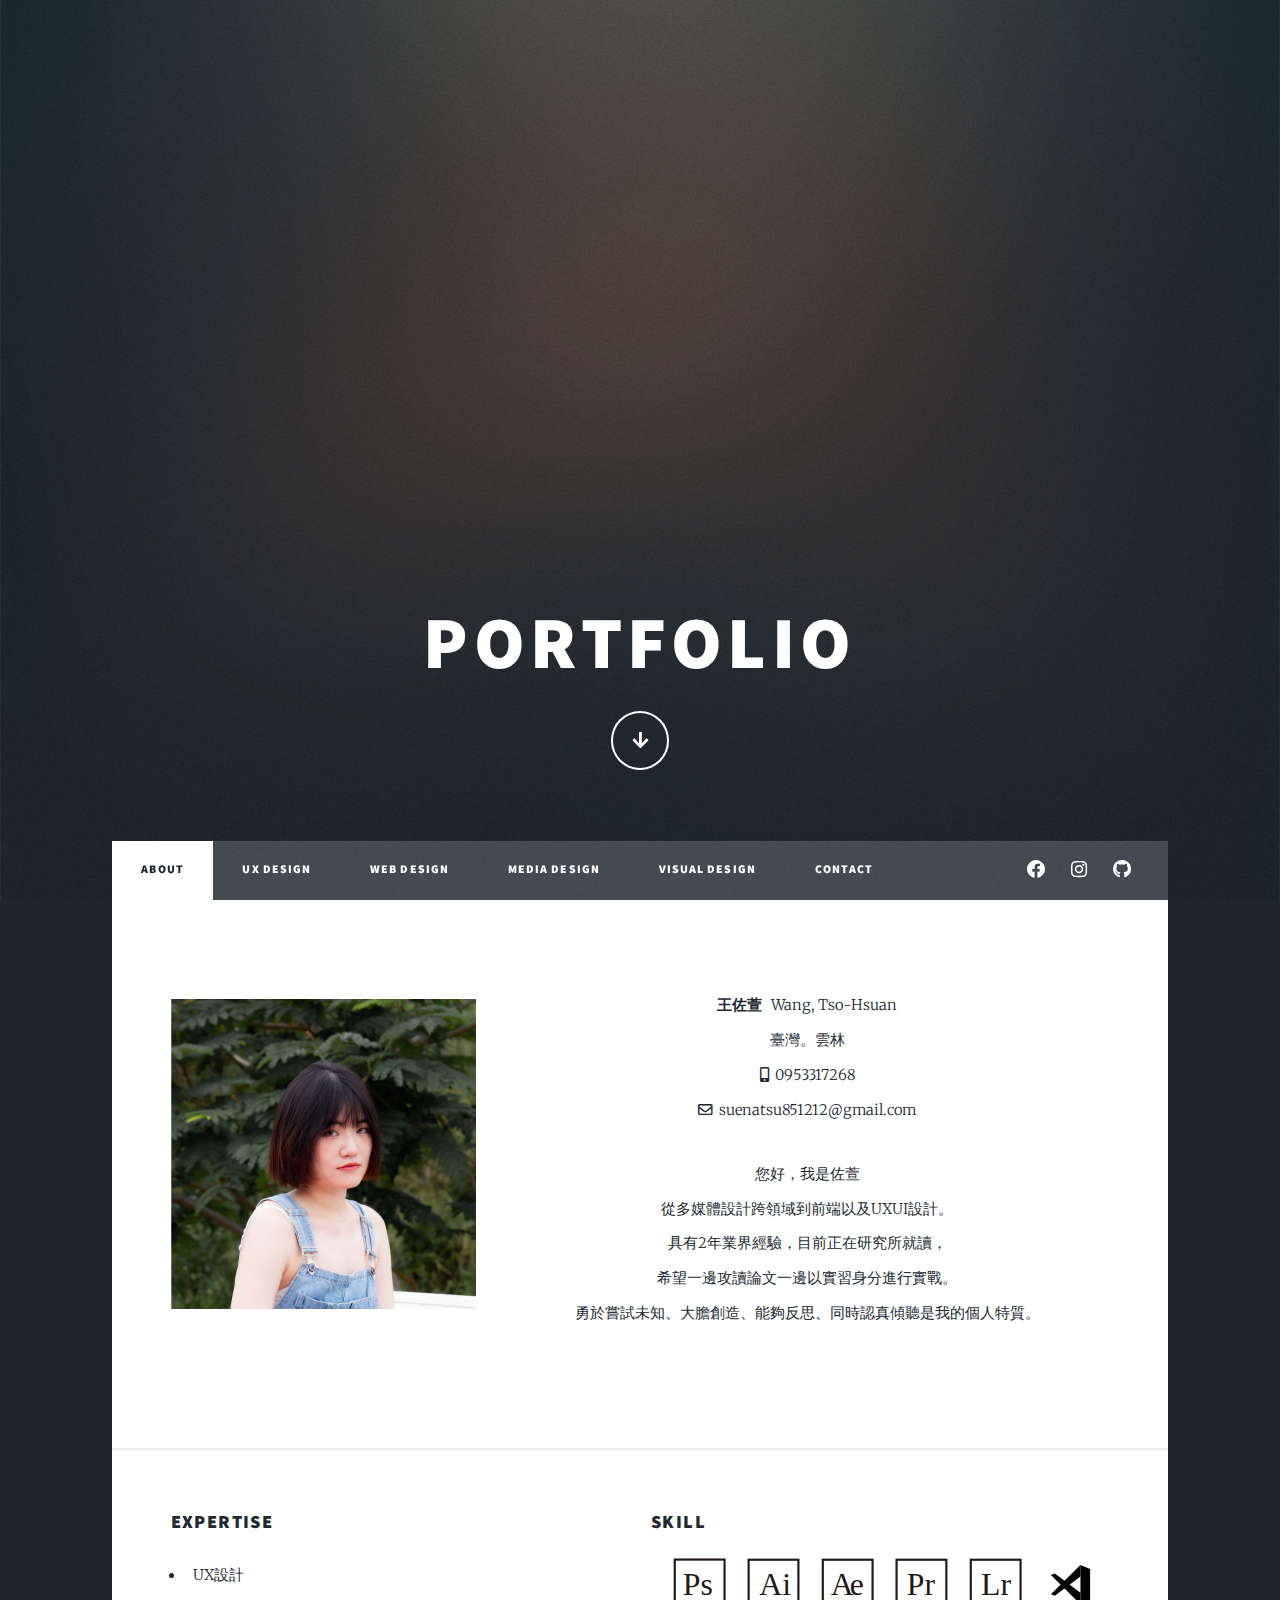
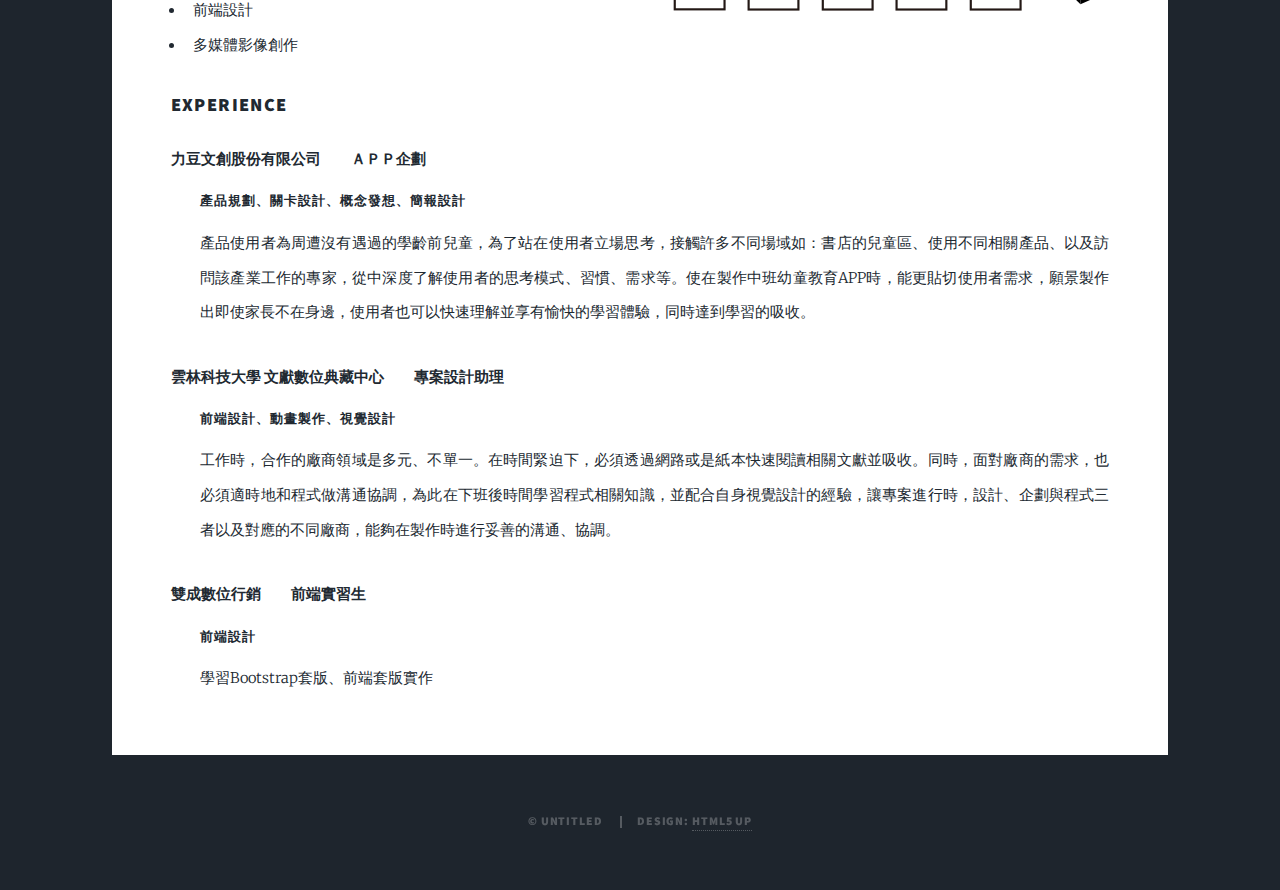
<file: index.html>
<!DOCTYPE HTML>
<!--
	Massively by HTML5 UP
	html5up.net | @ajlkn
	Free for personal and commercial use under the CCA 3.0 license (html5up.net/license)
-->
<html>

<head>
    <title>Portfolio</title>
    <meta charset="utf-8" />
    <meta name="viewport" content="width=device-width, initial-scale=1, user-scalable=no" />
    <link rel="stylesheet" href="assets/css/main.css" />
    <link rel="stylesheet" href="//maxcdn.bootstrapcdn.com/font-awesome/4.3.0/css/font-awesome.min.css">
    <noscript><link rel="stylesheet" href="assets/css/noscript.css" /></noscript>
</head>

<body class="is-preload">

    <!-- Wrapper -->
    <div id="wrapper" class="fade-in">

        <!-- Intro -->
        <div id="intro">
            <h1>Portfolio
            </h1>

            <ul class="actions">
                <li><a href="#header" class="button icon solid solo fa-arrow-down scrolly">Continue</a></li>
            </ul>
        </div>

        <!-- Header -->
        <header id="header">
            <a href="index.html" class="logo">HOME</a>
        </header>

        <!-- Nav -->
        <nav id="nav">
            <ul class="links">
                <li class="active"><a href="index.html">About</a></li>
                <li><a href="UXDesign.html">UX Design</a></li>
                <li><a href="WebDesign.html">Web Design</a></li>
                <li><a href="Mediadesign.html">Media design</a></li>
                <li><a href="Visualdesign.html">Visual design</a></li>
                <li><a href="Contact.html">Contact</a></li>
            </ul>
            <ul class="icons">
                <li><a href="https://www.facebook.com/profile.php?id=100002591007019" class="icon brands alt fa-facebook-f"><span class="label">Facebook</span></a></li>
                <li><a href="https://www.instagram.com/" class="icon brands alt fa-instagram"><span class="label">Instagram</span></a></li>
                <li><a href="https://github.com/sumihau" class="icon brands alt fa-github"><span class="label">GitHub</span></a></li>
            </ul>
        </nav>

        <!-- Main -->
        <div id="main">

            <!-- Featured Post -->
            <article class="post featured">
                <header class="major">
                    <p><span class="image left">
						<img src="images/photo-01.png" alt="" /></span><strong>王佐萱</strong> &nbsp;&nbsp;Wang, Tso-Hsuan
                        <br> 臺灣。雲林
                        <br><i class="fas fa-mobile-alt"></i>&nbsp;&nbsp;0953317268
                        <br><i class="far fa-envelope"></i>&nbsp;&nbsp;suenatsu851212@gmail.com

                    </p>
                    <p>您好，我是佐萱<br>從多媒體設計跨領域到前端以及UXUI設計。<br> 具有2年業界經驗，目前正在研究所就讀，<br>希望一邊攻讀論文一邊以實習身分進行實戰。<br>勇於嘗試未知、大膽創造、能夠反思、同時認真傾聽是我的個人特質。

                    </p>

            </article>
            <!-- Lists -->
            <section class="Posts_main experience">

                <div class="row">
                    <div class="col-6 col-12-small">

                        <h3>Expertise</h3>
                        <ul>
                            <li>UX設計</li>
                            <li>前端設計</li>
                            <li>多媒體影像創作</li>
                        </ul>


                    </div>
                    <div class="col-6 col-12-small">

                        <h3>Skill</h3>
                        <ul style="display:flex; list-style:none;">
                            <li><svg id="圖層_1" style="width: 80%;height:80%;" data-name="圖層 1" xmlns="http://www.w3.org/2000/svg" viewBox="0 0 24.4 24.4"><defs><style>.cls-1{fill:none;stroke:#231815;stroke-miterlimit:10;}.cls-2{font-size:14.65px;fill:#231815;font-family:FranklinGothic-Medium, Franklin Gothic Medium;font-weight:500;}</style></defs><rect class="cls-1" x="0.72" y="0.72" width="22.96" height="22.96"/><text class="cls-2" transform="translate(4.45 17.05)">Ps</text></svg></li>
                            <li><svg id="圖層_1" style="width: 80%;height:80%;" data-name="圖層 1" xmlns="http://www.w3.org/2000/svg" viewBox="0 0 24.4 24.4"><defs><style>.cls-1{fill:none;stroke:#231815;stroke-miterlimit:10;}.cls-2{font-size:14.65px;fill:#231815;font-family:FranklinGothic-Medium, Franklin Gothic Medium;font-weight:500;}</style></defs><rect class="cls-1" x="0.66" y="0.8" width="22.96" height="22.96"/><text class="cls-2" transform="translate(5.61 17.13)">Ai</text></svg></li>
                            <li><svg id="圖層_1" style="width: 80%;height:80%;" data-name="圖層 1" xmlns="http://www.w3.org/2000/svg" viewBox="0 0 24.4 24.4"><defs><style>.cls-1{fill:none;stroke:#231815;stroke-miterlimit:10;}.cls-2{font-size:14.65px;fill:#231815;font-family:FranklinGothic-Medium, Franklin Gothic Medium;font-weight:500;}.cls-3{letter-spacing:-0.01em;}</style></defs><rect class="cls-1" x="0.74" y="0.8" width="22.96" height="22.96"/><text class="cls-2" transform="translate(4.42 17.13)"><tspan class="cls-3">A</tspan><tspan x="8.72" y="0">e</tspan></text></svg></li>
                            <li><svg id="圖層_1" style="width: 80%;height:80%;" data-name="圖層 1" xmlns="http://www.w3.org/2000/svg" viewBox="0 0 24.4 24.4"><defs><style>.cls-1{fill:none;stroke:#231815;stroke-miterlimit:10;}.cls-2{font-size:14.65px;fill:#231815;font-family:FranklinGothic-Medium, Franklin Gothic Medium;font-weight:500;}</style></defs><rect class="cls-1" x="0.63" y="0.8" width="22.96" height="22.96"/><text class="cls-2" transform="translate(5.35 17.13)">Pr</text></svg></li>
                            <li><svg id="圖層_1" style="width: 80%;height:80%;" data-name="圖層 1" xmlns="http://www.w3.org/2000/svg" viewBox="0 0 24.4 24.4"><defs><style>.cls-1{fill:none;stroke:#231815;stroke-miterlimit:10;}.cls-2{font-size:14.65px;fill:#231815;font-family:FranklinGothic-Medium, Franklin Gothic Medium;font-weight:500;}</style></defs><rect class="cls-1" x="0.73" y="0.8" width="22.96" height="22.96"/><text class="cls-2" transform="translate(5.46 17.13)">Lr</text></svg></li>
                            <li><svg id="圖層_1" style="width: 80%;height:80%;" data-name="圖層 1" xmlns="http://www.w3.org/2000/svg" viewBox="0 0 24.4 24.4"><polygon points="21.64 19.4 17.18 21.36 17.18 3.2 21.64 5.05 21.64 19.4"/><polygon points="5.37 17.41 17.18 8.49 17.18 3.2 3.55 16.75 5.37 17.41"/><polygon points="5.37 7.15 17.18 16.07 17.18 21.36 3.55 7.8 5.37 7.15"/></svg></li>
                        </ul>


                    </div>
                </div>


                <h3>Experience</h3>
                <dl>
                    <dt>力豆文創股份有限公司　　ＡＰＰ企劃</dt>
                    <dd>
                        <h5>產品規劃、關卡設計、概念發想、簡報設計</h5>
                        <p>產品使用者為周遭沒有遇過的學齡前兒童，為了站在使用者立場思考，接觸許多不同場域如：書店的兒童區、使用不同相關產品、以及訪問該產業工作的專家，從中深度了解使用者的思考模式、習慣、需求等。使在製作中班幼童教育APP時，能更貼切使用者需求，願景製作出即使家長不在身邊，使用者也可以快速理解並享有愉快的學習體驗，同時達到學習的吸收。</p>
                    </dd>
                    <dt>雲林科技大學 文獻數位典藏中心　　專案設計助理</dt>
                    <dd>
                        <h5>前端設計、動畫製作、視覺設計</h5>
                        <p>工作時，合作的廠商領域是多元、不單一。在時間緊迫下，必須透過網路或是紙本快速閱讀相關文獻並吸收。同時，面對廠商的需求，也必須適時地和程式做溝通協調，為此在下班後時間學習程式相關知識，並配合自身視覺設計的經驗，讓專案進行時，設計、企劃與程式三者以及對應的不同廠商，能夠在製作時進行妥善的溝通、協調。</p>
                    </dd>
                    <dt>雙成數位行銷　　前端實習生</dt>
                    <dd>
                        <h5>前端設計</h5>
                        <p>學習Bootstrap套版、前端套版實作</p>
                    </dd>
                </dl>



            </section>



        </div>


        <!-- Copyright -->
        <div id="copyright">
            <ul>
                <li>&copy; Untitled</li>
                <li>Design: <a href="https://html5up.net">HTML5 UP</a></li>
            </ul>
        </div>

    </div>

    <!-- Scripts -->
    <script src="assets/js/jquery.min.js"></script>
    <script src="assets/js/jquery.scrollex.min.js"></script>
    <script src="assets/js/jquery.scrolly.min.js"></script>
    <script src="assets/js/browser.min.js"></script>
    <script src="assets/js/breakpoints.min.js"></script>
    <script src="assets/js/util.js"></script>
    <script src="assets/js/main.js"></script>

</body>

</html>
</file>
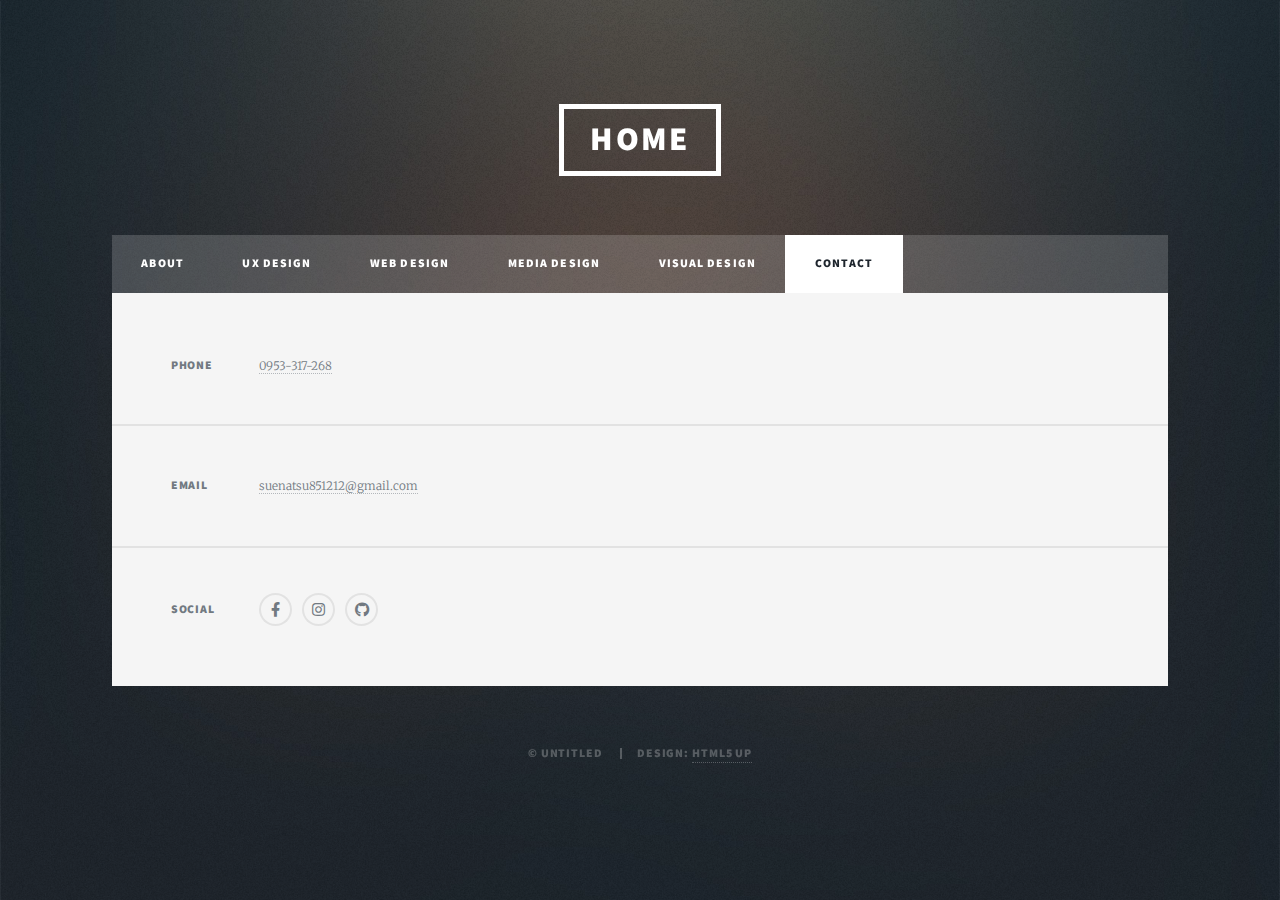
<file: Contact.html>
<!DOCTYPE HTML>
<!--
	Massively by HTML5 UP
	html5up.net | @ajlkn
	Free for personal and commercial use under the CCA 3.0 license (html5up.net/license)
-->
<html>

<head>
    <title>Generic Page - Massively by HTML5 UP</title>
    <meta charset="utf-8" />
    <meta name="viewport" content="width=device-width, initial-scale=1, user-scalable=no" />
    <link rel="stylesheet" href="assets/css/main.css" />
    <noscript><link rel="stylesheet" href="assets/css/noscript.css" /></noscript>
</head>

<body class="is-preload">

    <!-- Wrapper -->
    <div id="wrapper">

        <!-- Header -->
        <header id="header">
            <a href="index.html" class="logo">HOME</a>
        </header>

        <!-- Nav -->
        <nav id="nav">
            <ul class="links">
                <li><a href="index.html">About</a></li>
                <li><a href="UXDesign.html">UX Design</a></li>
                <li><a href="WebDesign.html">Web Design</a></li>
                <li><a href="Mediadesign.html">Media design</a></li>
                <li><a href="Visualdesign.html">Visual design</a></li>
                <li class="active"><a href="Contact.html">Contact</a></li>
            </ul>

        </nav>



        <!-- Footer -->
        <footer id="footer">

            <section class="split contact">

                <section>
                    <h3>Phone</h3>
                    <p><a href="#">0953-317-268</a></p>
                </section>
                <section>
                    <h3>Email</h3>
                    <p><a href="#">suenatsu851212@gmail.com</a></p>
                </section>
                <section>
                    <h3>Social</h3>
                    <ul class="icons alt">
                        <li><a href="https://www.facebook.com/profile.php?id=100002591007019" class="icon brands alt fa-facebook-f"><span class="label">Facebook</span></a></li>
                        <li><a href="https://www.instagram.com/" class="icon brands alt fa-instagram"><span class="label">Instagram</span></a></li>
                        <li><a href="https://github.com/sumihau" class="icon brands alt fa-github"><span class="label">GitHub</span></a></li>
                    </ul>
                </section>
            </section>
        </footer>

        <!-- Copyright -->
        <div id="copyright">
            <ul>
                <li>&copy; Untitled</li>
                <li>Design: <a href="https://html5up.net">HTML5 UP</a></li>
            </ul>
        </div>

    </div>

    <!-- Scripts -->
    <script src="assets/js/jquery.min.js"></script>
    <script src="assets/js/jquery.scrollex.min.js"></script>
    <script src="assets/js/jquery.scrolly.min.js"></script>
    <script src="assets/js/browser.min.js"></script>
    <script src="assets/js/breakpoints.min.js"></script>
    <script src="assets/js/util.js"></script>
    <script src="assets/js/main.js"></script>

</body>

</html>
</file>
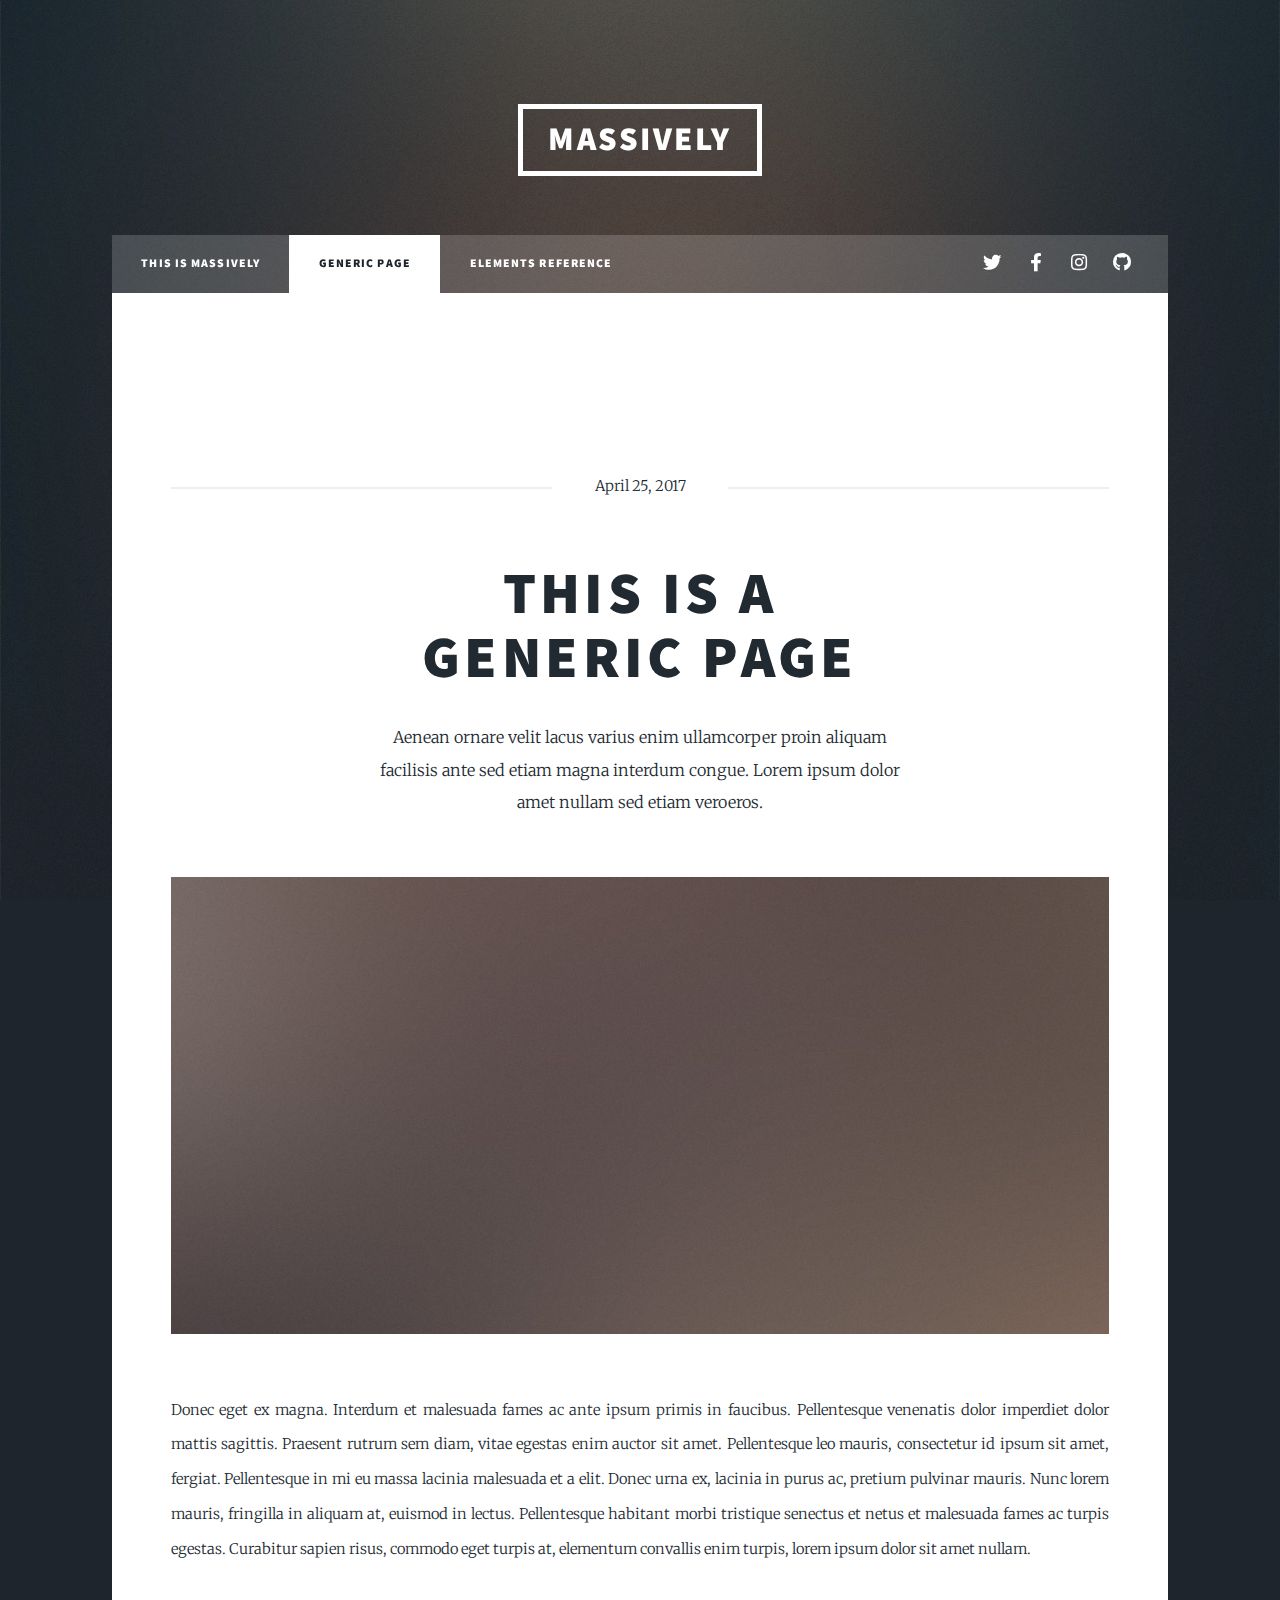
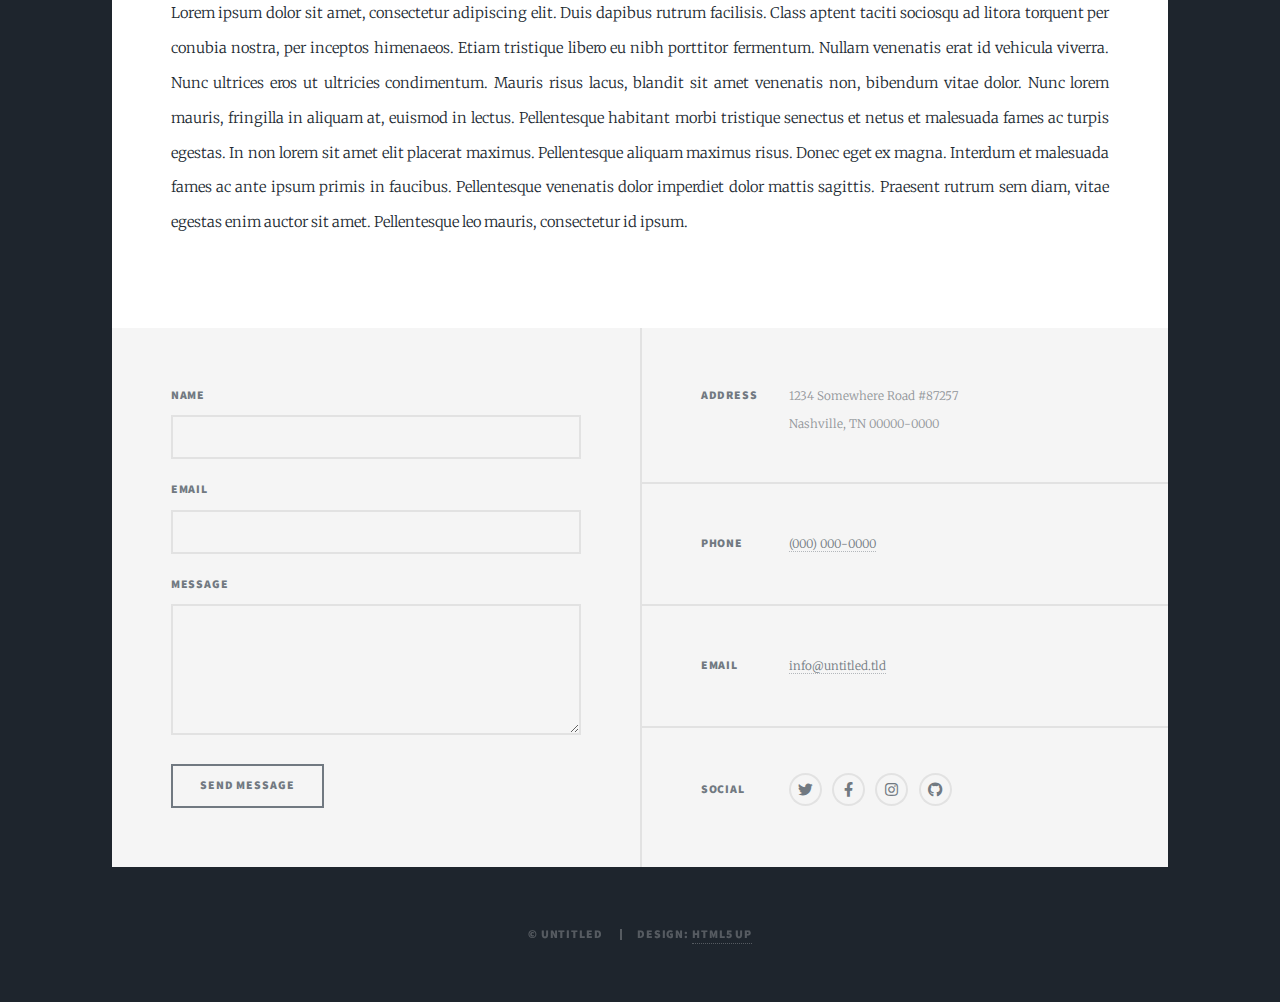
<file: generic.html>
<!DOCTYPE HTML>
<!--
	Massively by HTML5 UP
	html5up.net | @ajlkn
	Free for personal and commercial use under the CCA 3.0 license (html5up.net/license)
-->
<html>

<head>
    <title>Generic Page - Massively by HTML5 UP</title>
    <meta charset="utf-8" />
    <meta name="viewport" content="width=device-width, initial-scale=1, user-scalable=no" />
    <link rel="stylesheet" href="assets/css/main.css" />
    <noscript><link rel="stylesheet" href="assets/css/noscript.css" /></noscript>
</head>

<body class="is-preload">

    <!-- Wrapper -->
    <div id="wrapper">

        <!-- Header -->
        <header id="header">
            <a href="index.html" class="logo">Massively</a>
        </header>

        <!-- Nav -->
        <nav id="nav">
            <ul class="links">
                <li><a href="index.html">This is Massively</a></li>
                <li class="active"><a href="generic.html">Generic Page</a></li>
                <li><a href="elements.html">Elements Reference</a></li>
            </ul>
            <ul class="icons">
                <li><a href="#" class="icon brands fa-twitter"><span class="label">Twitter</span></a></li>
                <li><a href="#" class="icon brands fa-facebook-f"><span class="label">Facebook</span></a></li>
                <li><a href="#" class="icon brands fa-instagram"><span class="label">Instagram</span></a></li>
                <li><a href="#" class="icon brands fa-github"><span class="label">GitHub</span></a></li>
            </ul>
        </nav>

        <!-- Main -->
        <div id="main">

            <!-- Post -->
            <section class="post">
                <header class="major">
                    <span class="date">April 25, 2017</span>
                    <h1>This is a<br /> Generic Page</h1>
                    <p>Aenean ornare velit lacus varius enim ullamcorper proin aliquam<br /> facilisis ante sed etiam magna interdum congue. Lorem ipsum dolor<br /> amet nullam sed etiam veroeros.</p>
                </header>
                <div class="image main"><img src="images/pic01.jpg" alt="" /></div>
                <p>Donec eget ex magna. Interdum et malesuada fames ac ante ipsum primis in faucibus. Pellentesque venenatis dolor imperdiet dolor mattis sagittis. Praesent rutrum sem diam, vitae egestas enim auctor sit amet. Pellentesque leo mauris, consectetur
                    id ipsum sit amet, fergiat. Pellentesque in mi eu massa lacinia malesuada et a elit. Donec urna ex, lacinia in purus ac, pretium pulvinar mauris. Nunc lorem mauris, fringilla in aliquam at, euismod in lectus. Pellentesque habitant
                    morbi tristique senectus et netus et malesuada fames ac turpis egestas. Curabitur sapien risus, commodo eget turpis at, elementum convallis enim turpis, lorem ipsum dolor sit amet nullam.</p>
                <p>Lorem ipsum dolor sit amet, consectetur adipiscing elit. Duis dapibus rutrum facilisis. Class aptent taciti sociosqu ad litora torquent per conubia nostra, per inceptos himenaeos. Etiam tristique libero eu nibh porttitor fermentum. Nullam
                    venenatis erat id vehicula viverra. Nunc ultrices eros ut ultricies condimentum. Mauris risus lacus, blandit sit amet venenatis non, bibendum vitae dolor. Nunc lorem mauris, fringilla in aliquam at, euismod in lectus. Pellentesque
                    habitant morbi tristique senectus et netus et malesuada fames ac turpis egestas. In non lorem sit amet elit placerat maximus. Pellentesque aliquam maximus risus. Donec eget ex magna. Interdum et malesuada fames ac ante ipsum primis
                    in faucibus. Pellentesque venenatis dolor imperdiet dolor mattis sagittis. Praesent rutrum sem diam, vitae egestas enim auctor sit amet. Pellentesque leo mauris, consectetur id ipsum.</p>
            </section>

        </div>

        <!-- Footer -->
        <footer id="footer">
            <section>
                <form method="post" action="#">
                    <div class="fields">
                        <div class="field">
                            <label for="name">Name</label>
                            <input type="text" name="name" id="name" />
                        </div>
                        <div class="field">
                            <label for="email">Email</label>
                            <input type="text" name="email" id="email" />
                        </div>
                        <div class="field">
                            <label for="message">Message</label>
                            <textarea name="message" id="message" rows="3"></textarea>
                        </div>
                    </div>
                    <ul class="actions">
                        <li><input type="submit" value="Send Message" /></li>
                    </ul>
                </form>
            </section>
            <section class="split contact">
                <section class="alt">
                    <h3>Address</h3>
                    <p>1234 Somewhere Road #87257<br /> Nashville, TN 00000-0000</p>
                </section>
                <section>
                    <h3>Phone</h3>
                    <p><a href="#">(000) 000-0000</a></p>
                </section>
                <section>
                    <h3>Email</h3>
                    <p><a href="#">info@untitled.tld</a></p>
                </section>
                <section>
                    <h3>Social</h3>
                    <ul class="icons alt">
                        <li><a href="#" class="icon brands alt fa-twitter"><span class="label">Twitter</span></a></li>
                        <li><a href="#" class="icon brands alt fa-facebook-f"><span class="label">Facebook</span></a></li>
                        <li><a href="#" class="icon brands alt fa-instagram"><span class="label">Instagram</span></a></li>
                        <li><a href="#" class="icon brands alt fa-github"><span class="label">GitHub</span></a></li>
                    </ul>
                </section>
            </section>
        </footer>

        <!-- Copyright -->
        <div id="copyright">
            <ul>
                <li>&copy; Untitled</li>
                <li>Design: <a href="https://html5up.net">HTML5 UP</a></li>
            </ul>
        </div>

    </div>

    <!-- Scripts -->
    <script src="assets/js/jquery.min.js"></script>
    <script src="assets/js/jquery.scrollex.min.js"></script>
    <script src="assets/js/jquery.scrolly.min.js"></script>
    <script src="assets/js/browser.min.js"></script>
    <script src="assets/js/breakpoints.min.js"></script>
    <script src="assets/js/util.js"></script>
    <script src="assets/js/main.js"></script>

</body>

</html>
</file>
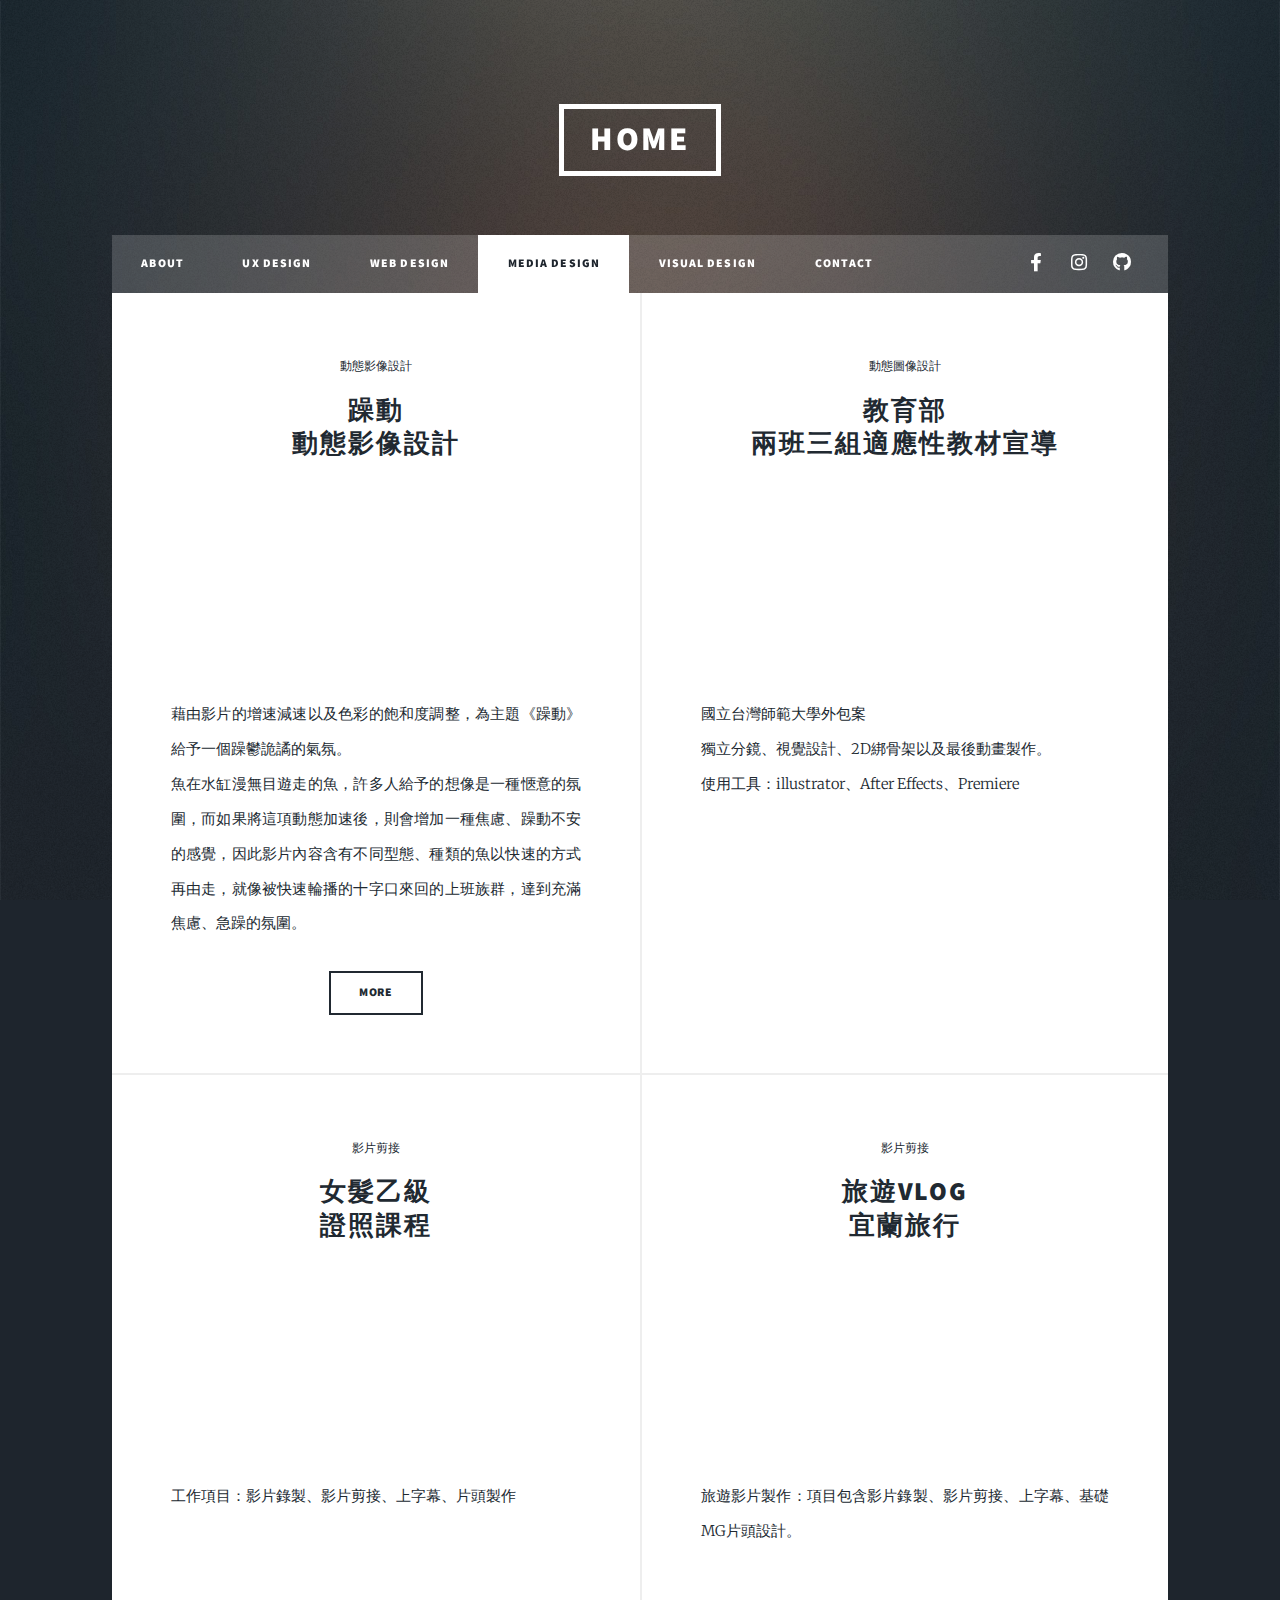
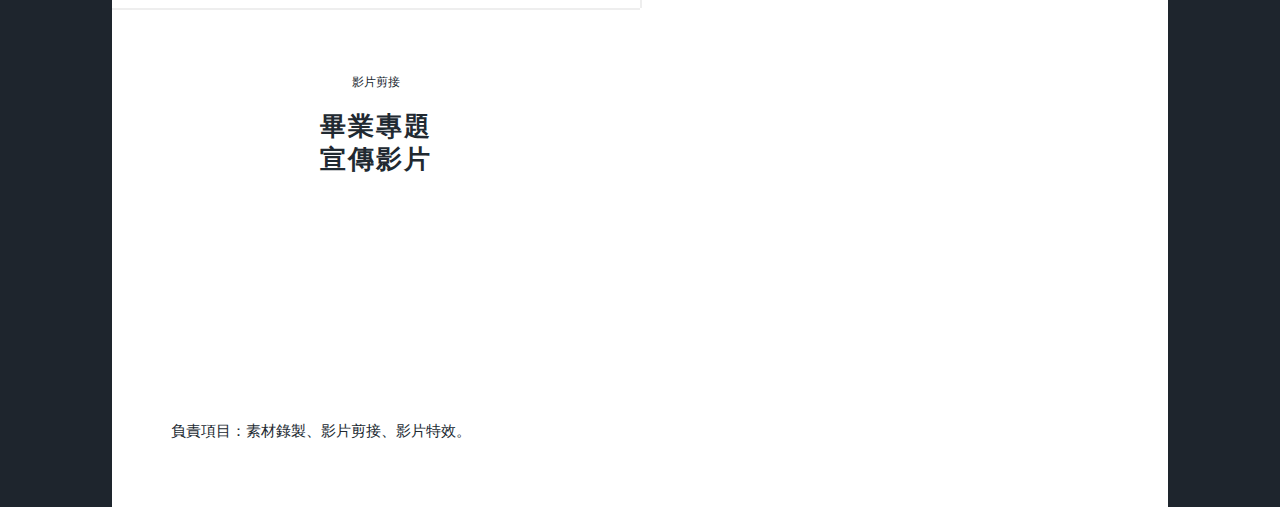
<file: Mediadesign.html>
<!DOCTYPE HTML>
<!--
	Massively by HTML5 UP
	html5up.net | @ajlkn
	Free for personal and commercial use under the CCA 3.0 license (html5up.net/license)
-->
<html>

<head>
    <title>Mediadesign</title>
    <meta charset="utf-8" />
    <meta name="viewport" content="width=device-width, initial-scale=1, user-scalable=no" />
    <link rel="stylesheet" href="assets/css/main.css" />
    <noscript><link rel="stylesheet" href="assets/css/noscript.css" /></noscript>
</head>

<body class="is-preload">

    <!-- Wrapper -->
    <div id="wrapper">

        <!-- Header -->
        <header id="header">
            <a href="index.html" class="logo">HOME</a>
        </header>

        <!-- Nav -->
        <nav id="nav">
            <ul class="links">
                <li><a href="index.html">About</a></li>
                <li><a href="UXDesign.html">UX Design</a></li>
                <li><a href="WebDesign.html">Web Design</a></li>
                <li class="active"><a href="Mediadesign.html">Media design</a></li>
                <li><a href="Visualdesign.html">Visual design</a></li>
                <li><a href="Contact.html">Contact</a></li>
            </ul>
            <ul class="icons">
                <li><a href="https://www.facebook.com/profile.php?id=100002591007019" class="icon brands alt fa-facebook-f"><span class="label">Facebook</span></a></li>
                <li><a href="https://www.instagram.com/" class="icon brands alt fa-instagram"><span class="label">Instagram</span></a></li>
                <li><a href="https://github.com/sumihau" class="icon brands alt fa-github"><span class="label">GitHub</span></a></li>
            </ul>
        </nav>

        <!-- Main -->
        <div id="main">
            <!-- Posts -->
            <section class="posts">
                <article>
                    <header>
                        <span class="date">動態影像設計</span>
                        <h2><a>躁動<br>動態影像設計</a></h2>
                    </header>
                    <a href="#" class="image fit"><iframe id="sightmap" src="https://www.youtube.com/embed/0JRGnUV4NbQ" frameborder="0"></iframe></a>
                    <p>藉由影片的增速減速以及色彩的飽和度調整，為主題《躁動》給予一個躁鬱詭譎的氣氛。<br>魚在水缸漫無目遊走的魚，許多人給予的想像是一種愜意的氛圍，而如果將這項動態加速後，則會增加一種焦慮、躁動不安的感覺，因此影片內容含有不同型態、種類的魚以快速的方式再由走，就像被快速輪播的十字口來回的上班族群，達到充滿焦慮、急躁的氛圍。
                    </p>
                    <ul class="actions special">
                        <li><a href="#" class="button">More</a></li>
                    </ul>
                </article>
                <article>
                    <header>
                        <span class="date">動態圖像設計</span>
                        <h2><a>教育部<br />
                            兩班三組適應性教材宣導</a></h2>
                    </header>
                    <a href="#" class="image fit"><iframe id="sightmap" src="https://www.youtube.com/embed/xw_WOUTwyrg" frameborder="0"></iframe></a>
                    <p>國立台灣師範大學外包案<br>獨立分鏡、視覺設計、2D綁骨架以及最後動畫製作。<br> 使用工具：illustrator、After Effects、Premiere</p>

                </article>

                <article>
                    <header>
                        <span class="date">影片剪接</span>
                        <h2><a href="#">女髮乙級<br>證照課程</a></h2>
                    </header>
                    <a class="image fit">
                        <iframe id="sightmap" src="https://www.familysky.com.tw/knowledgecitysky/web/MoviePlayTrial.aspx?ProdContent=22
                        " frameborder="0"></iframe></a>
                    <p>工作項目：影片錄製、影片剪接、上字幕、片頭製作
                    </p>

                </article>

                <article>
                    <header>
                        <span class="date">影片剪接</span>
                        <h2><a href="#">旅遊Vlog<br>宜蘭旅行</a></h2>
                    </header>
                    <a class="image fit">
                        <iframe id="sightmap" src="https://www.youtube.com/embed/dnsACdI31j8" frameborder="0"></iframe></a>
                    <p>旅遊影片製作：項目包含影片錄製、影片剪接、上字幕、基礎MG片頭設計。
                    </p>

                </article>

                <article>
                    <header>
                        <span class="date">影片剪接</span>
                        <h2><a href="#">畢業專題<br>宣傳影片</a></h2>
                    </header>
                    <a class="image fit">
                        <iframe id="sightmap" src="https://www.youtube.com/embed/1sVrs4Koff4" frameborder="0"></iframe></a>
                    <p>負責項目：素材錄製、影片剪接、影片特效。
                    </p>

                </article>



                <!-- Copyright -->
                <div id="copyright">
                    <ul>
                        <li>&copy; Untitled</li>
                        <li>Design: <a href="https://html5up.net">HTML5 UP</a></li>
                    </ul>
                </div>

        </div>

        <!-- Scripts -->
        <script src="assets/js/jquery.min.js"></script>
        <script src="assets/js/jquery.scrollex.min.js"></script>
        <script src="assets/js/jquery.scrolly.min.js"></script>
        <script src="assets/js/browser.min.js"></script>
        <script src="assets/js/breakpoints.min.js"></script>
        <script src="assets/js/util.js"></script>
        <script src="assets/js/main.js"></script>

</body>

</html>
</file>
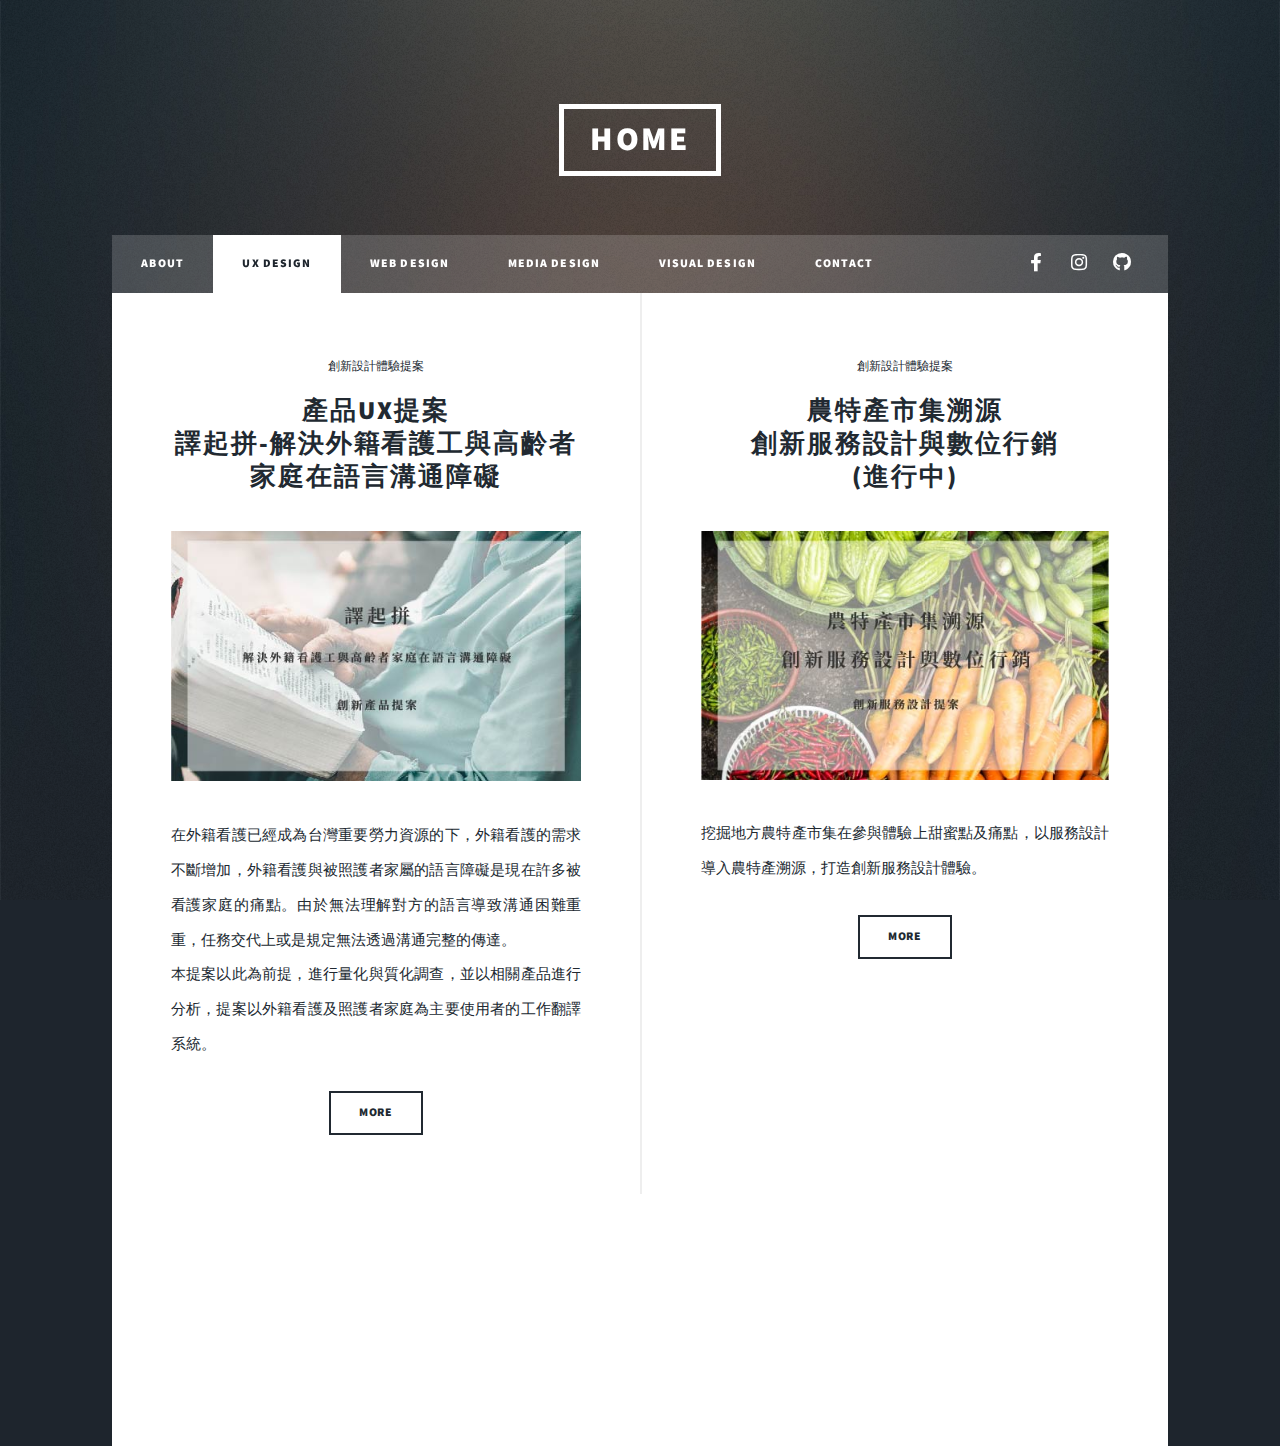
<file: UXDesign.html>
<!DOCTYPE HTML>
<!--
	Massively by HTML5 UP
	html5up.net | @ajlkn
	Free for personal and commercial use under the CCA 3.0 license (html5up.net/license)
-->
<html>

<head>
    <title>Generic Page - Massively by HTML5 UP</title>
    <meta charset="utf-8" />
    <meta name="viewport" content="width=device-width, initial-scale=1, user-scalable=no" />
    <link rel="stylesheet" href="assets/css/main.css" />
    <noscript><link rel="stylesheet" href="assets/css/noscript.css" /></noscript>
</head>

<body class="is-preload">

    <!-- Wrapper -->
    <div id="wrapper">

        <!-- Header -->
        <header id="header">
            <a href="index.html" class="logo">HOME</a>
        </header>

        <!-- Nav -->
        <nav id="nav">
            <ul class="links">
                <li><a href="index.html">About</a></li>
                <li class="active"><a href="UXDesign.html">UX Design</a></li>
                <li><a href="WebDesign.html">Web Design</a></li>
                <li><a href="Mediadesign.html">Media design</a></li>
                <li><a href="Visualdesign.html">Visual design</a></li>
                <li><a href="Contact.html">Contact</a></li>
            </ul>
            <ul class="icons">
                <li><a href="https://www.facebook.com/profile.php?id=100002591007019" class="icon brands alt fa-facebook-f"><span class="label">Facebook</span></a></li>
                <li><a href="https://www.instagram.com/" class="icon brands alt fa-instagram"><span class="label">Instagram</span></a></li>
                <li><a href="https://github.com/sumihau" class="icon brands alt fa-github"><span class="label">GitHub</span></a></li>
            </ul>
        </nav>

        <!-- Main -->
        <div id="main">

            <!-- Posts -->
            <section class="posts">
                <article>
                    <header>
                        <span class="date">創新設計體驗提案</span>
                        <h2><a href="#">產品UX提案
							<br />
							譯起拼-解決外籍看護工與高齡者家庭在語言溝通障礙</a></h2>
                    </header>
                    <a class="image fit"><img src="images/UXLinkou-14.jpg" alt="" /></a>
                    <p>在外籍看護已經成為台灣重要勞力資源的下，外籍看護的需求不斷增加，外籍看護與被照護者家屬的語言障礙是現在許多被看護家庭的痛點。由於無法理解對方的語言導致溝通困難重重，任務交代上或是規定無法透過溝通完整的傳達。<br>本提案以此為前提，進行量化與質化調查，並以相關產品進行分析，提案以外籍看護及照護者家庭為主要使用者的工作翻譯系統。</p>
                    <ul class="actions special">
                        <li><a href="UX\UX_Linkou.html" class="button">More</a></li>
                    </ul>
                </article>
                <article>
                    <header>
                        <span class="date">創新設計體驗提案</span>
                        <h2><a href="#">農特產市集溯源<br />
                            創新服務設計與數位行銷<br>(進行中)
							</a></h2>
                    </header>
                    <a href="#" class="image fit"><img src="images/UXfarm-01.jpg" alt="" /></a>
                    <p>挖掘地方農特產市集在參與體驗上甜蜜點及痛點，以服務設計導入農特產溯源，打造創新服務設計體驗。</p>
                    <ul class="actions special">
                        <li><a href="UX\UX_Farming.html" class="button">More</a></li>
                    </ul>
                </article>


                <!-- Copyright -->
                <div id="copyright">
                    <ul>
                        <li>&copy; Untitled</li>
                        <li>Design: <a href="https://html5up.net">HTML5 UP</a></li>
                    </ul>
                </div>

        </div>

        <!-- Scripts -->
        <script src="assets/js/jquery.min.js"></script>
        <script src="assets/js/jquery.scrollex.min.js"></script>
        <script src="assets/js/jquery.scrolly.min.js"></script>
        <script src="assets/js/browser.min.js"></script>
        <script src="assets/js/breakpoints.min.js"></script>
        <script src="assets/js/util.js"></script>
        <script src="assets/js/main.js"></script>

</body>

</html>
</file>
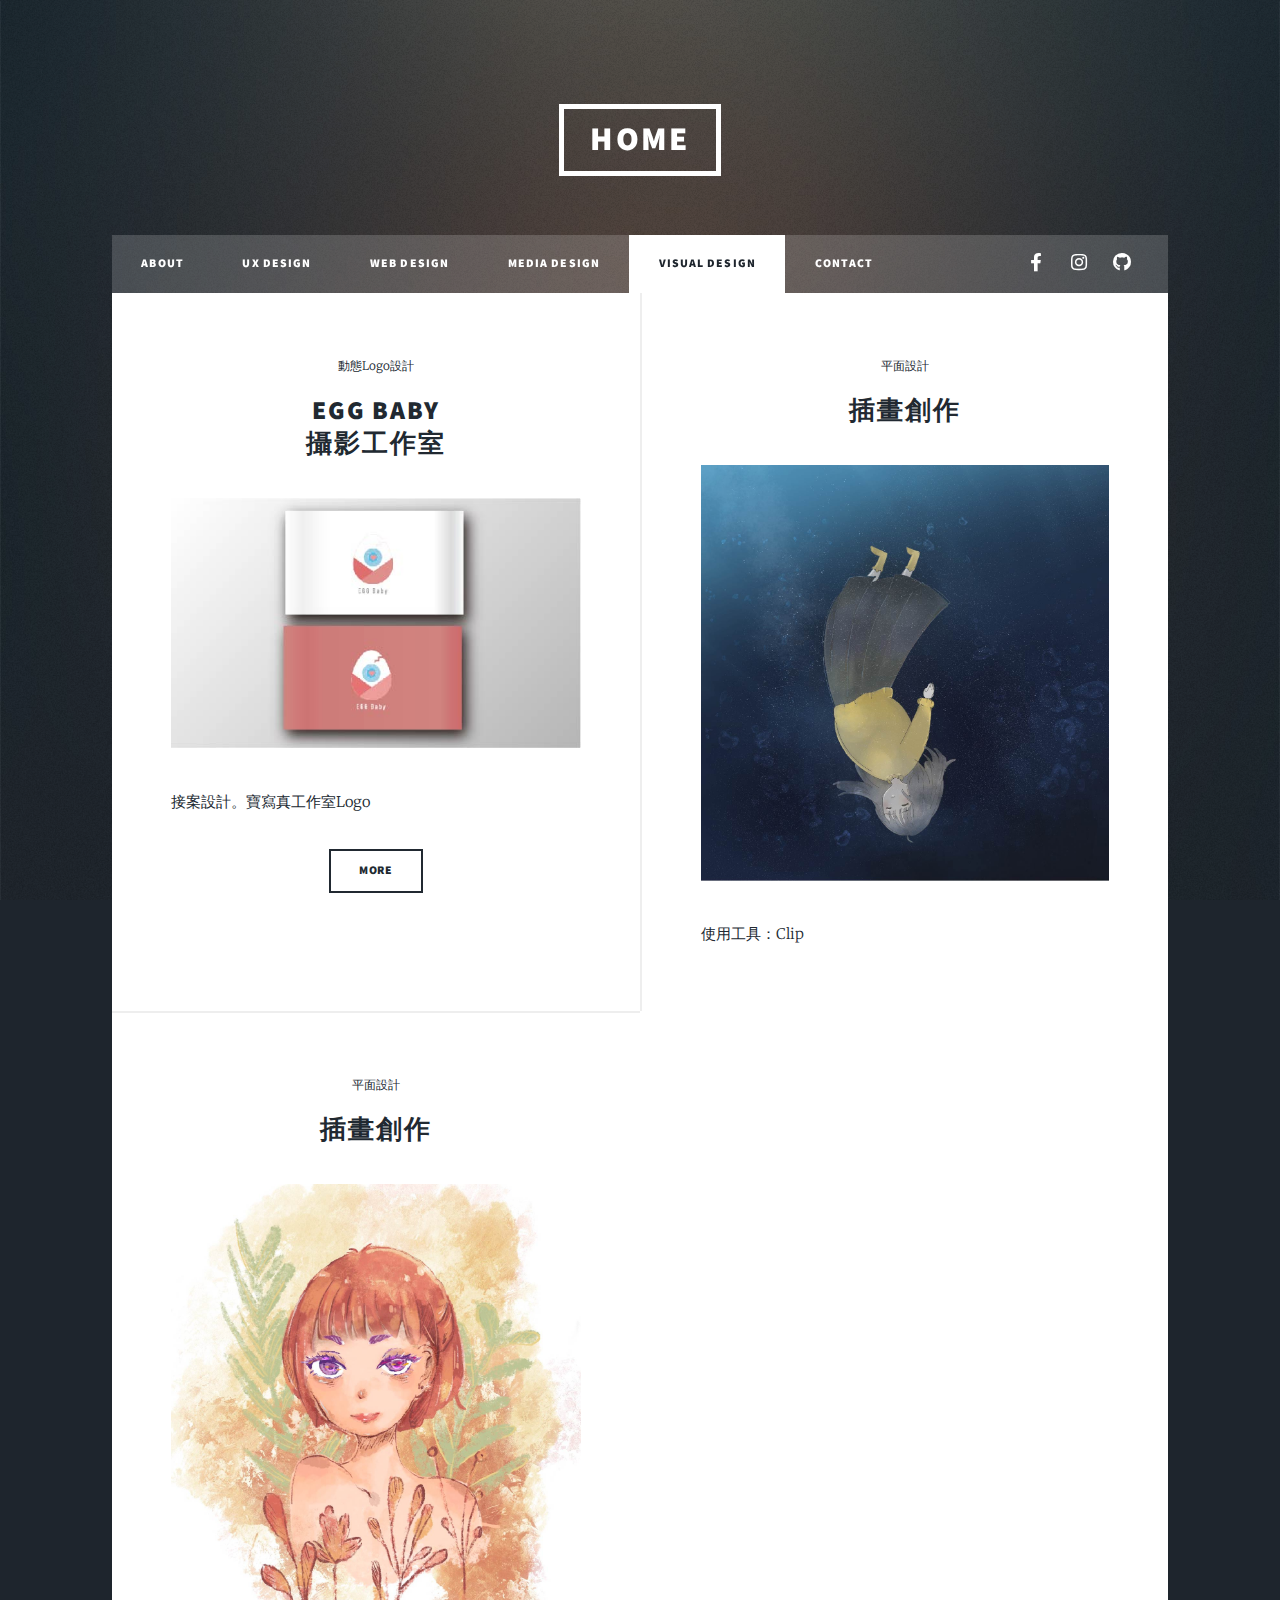
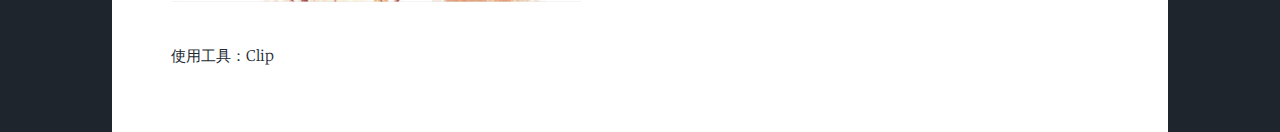
<file: Visualdesign.html>
<!DOCTYPE HTML>
<!--
	Massively by HTML5 UP
	html5up.net | @ajlkn
	Free for personal and commercial use under the CCA 3.0 license (html5up.net/license)
-->
<html>

<head>
    <title>Generic Page - Massively by HTML5 UP</title>
    <meta charset="utf-8" />
    <meta name="viewport" content="width=device-width, initial-scale=1, user-scalable=no" />
    <link rel="stylesheet" href="assets/css/main.css" />
    <noscript><link rel="stylesheet" href="assets/css/noscript.css" /></noscript>
</head>

<body class="is-preload">

    <!-- Wrapper -->
    <div id="wrapper">

        <!-- Header -->
        <header id="header">
            <a href="index.html" class="logo">HOME</a>
        </header>

        <!-- Nav -->
        <nav id="nav">
            <ul class="links">
                <li><a href="index.html">About</a></li>
                <li><a href="UXDesign.html">UX Design</a></li>
                <li><a href="WebDesign.html">Web Design</a></li>
                <li><a href="Mediadesign.html">Media design</a></li>
                <li class="active"><a href="Visualdesign.html">Visual design</a></li>
                <li><a href="Contact.html">Contact</a></li>
            </ul>
            <ul class="icons">
                <li><a href="https://www.facebook.com/profile.php?id=100002591007019" class="icon brands alt fa-facebook-f"><span class="label">Facebook</span></a></li>
                <li><a href="https://www.instagram.com/" class="icon brands alt fa-instagram"><span class="label">Instagram</span></a></li>
                <li><a href="https://github.com/sumihau" class="icon brands alt fa-github"><span class="label">GitHub</span></a></li>
            </ul>
        </nav>

        <!-- Main -->
        <div id="main">
            <!-- Posts -->
            <section class="posts">
                <article>
                    <header>
                        <span class="date">動態Logo設計</span>
                        <h2><a>Egg Baby<br />
										攝影工作室</a></h2>
                    </header>
                    <a class="image fit"><img src="../images/EGG-01.jpg" alt="" /></a>
                    <p>接案設計。寶寫真工作室Logo</p>
                    <ul class="actions special">
                        <li><a href="Visual/Visual_04.html" class="button">More</a></li>
                    </ul>
                </article>
                <article>
                    <header>
                        <span class="date">平面設計</span>
                        <h2><a>插畫創作</a></h2>
                    </header>
                    <a class="image fit"><img src="../images/Visual_05.jpg" alt="" /></a>
                    <p>使用工具：Clip</p>

                </article>
                <article>
                    <header>
                        <span class="date">平面設計</span>
                        <h2><a>插畫創作</a></h2>
                    </header>
                    <a class="image fit"><img src="../images/Visual_06.jpg" alt="" /></a>
                    <p>使用工具：Clip</p>

                </article>



                <!-- Copyright -->
                <div id="copyright">
                    <ul>
                        <li>&copy; Untitled</li>
                        <li>Design: <a href="https://html5up.net">HTML5 UP</a></li>
                    </ul>
                </div>

        </div>

        <!-- Scripts -->
        <script src="assets/js/jquery.min.js"></script>
        <script src="assets/js/jquery.scrollex.min.js"></script>
        <script src="assets/js/jquery.scrolly.min.js"></script>
        <script src="assets/js/browser.min.js"></script>
        <script src="assets/js/breakpoints.min.js"></script>
        <script src="assets/js/util.js"></script>
        <script src="assets/js/main.js"></script>

</body>

</html>
</file>
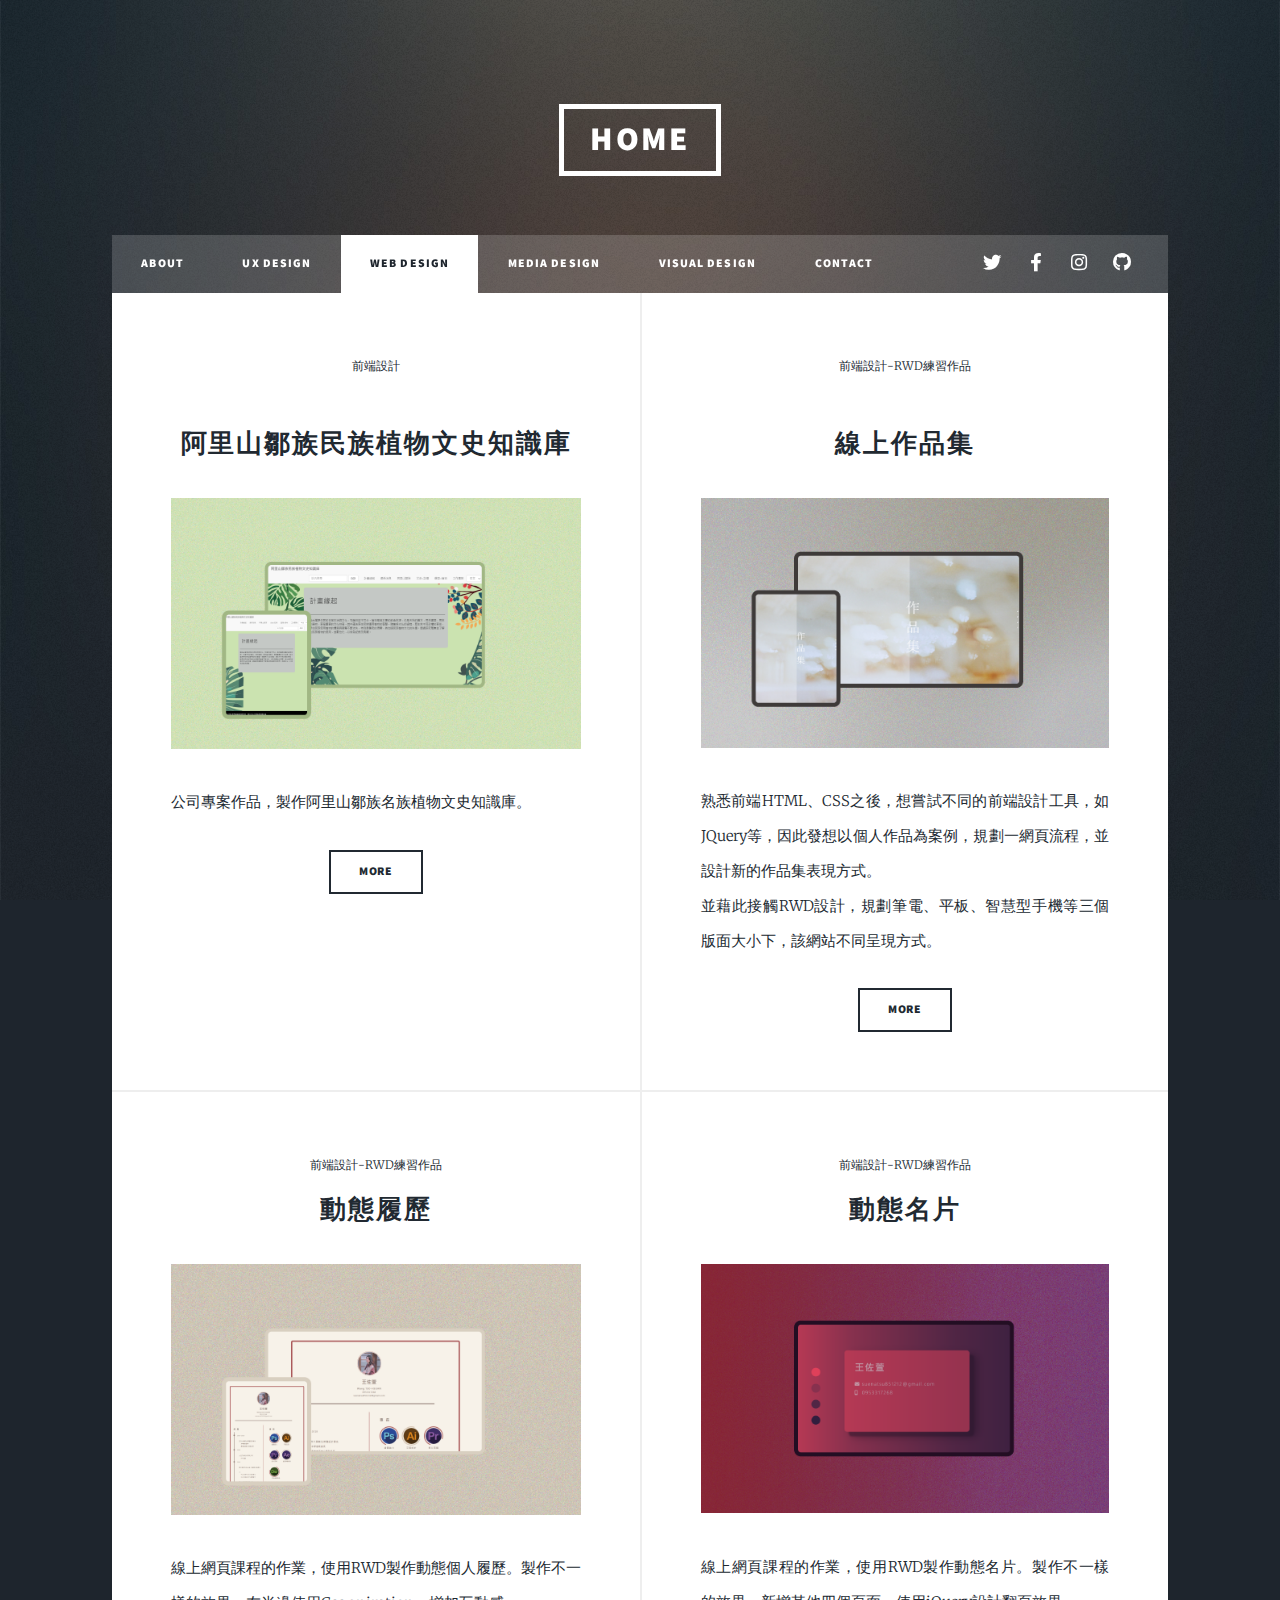
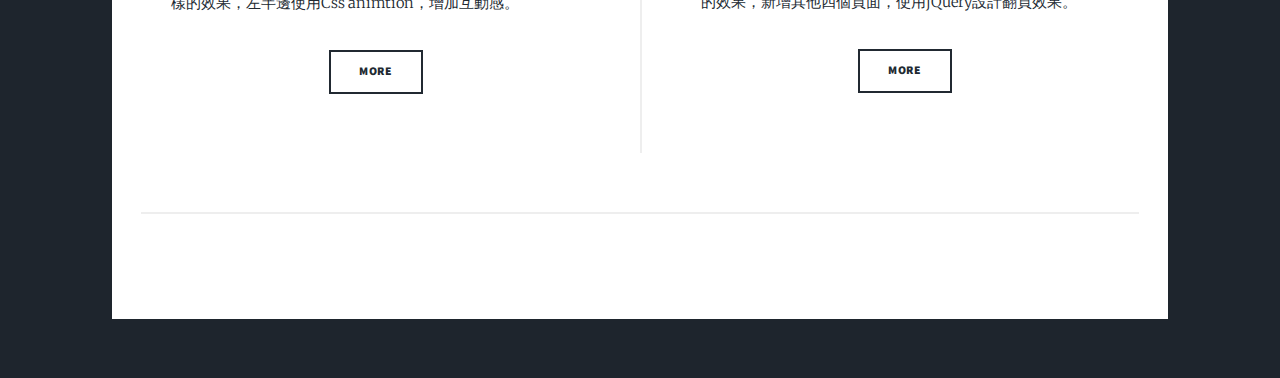
<file: WebDesign.html>
<!DOCTYPE HTML>
<!--
	Massively by HTML5 UP
	html5up.net | @ajlkn
	Free for personal and commercial use under the CCA 3.0 license (html5up.net/license)
-->
<html>

<head>
    <title>Elements Reference - Massively by HTML5 UP</title>
    <meta charset="utf-8" />
    <meta name="viewport" content="width=device-width, initial-scale=1, user-scalable=no" />
    <link rel="stylesheet" href="assets/css/main.css" />
    <noscript><link rel="stylesheet" href="assets/css/noscript.css" /></noscript>
</head>

<body class="is-preload">

    <!-- Wrapper -->
    <div id="wrapper">

        <!-- Header -->
        <header id="header">
            <a href="index.html" class="logo">HOME</a>
        </header>

        <!-- Nav -->
        <nav id="nav">
            <ul class="links">
                <li><a href="index.html">About</a></li>
                <li><a href="UXDesign.html">UX Design</a></li>
                <li class="active"><a href="WebDesign.html">Web Design</a></li>
                <li><a href="Mediadesign.html">Media design</a></li>
                <li><a href="Visualdesign.html">Visual design</a></li>
                <li><a href="Contact.html">Contact</a></li>
            </ul>
            <ul class="icons">
                <li><a href="#" class="icon brands fa-twitter"><span class="label">Twitter</span></a></li>
                <li><a href="#" class="icon brands fa-facebook-f"><span class="label">Facebook</span></a></li>
                <li><a href="#" class="icon brands fa-instagram"><span class="label">Instagram</span></a></li>
                <li><a href="#" class="icon brands fa-github"><span class="label">GitHub</span></a></li>
            </ul>
        </nav>

        <!-- Main -->
        <div id="main">
            <!-- Posts -->
            <section class="posts">
                <article>
                    <header>
                        <span class="date">前端設計</span>
                        <h2>
                            <a>
                                <br /> 阿里山鄒族民族植物文史知識庫
                            </a>
                        </h2>
                    </header>
                    <a class="image fit"><img src="images/web-06.png" alt="" /></a>
                    <p>公司專案作品，製作阿里山鄒族名族植物文史知識庫。</p>
                    <ul class="actions special">
                        <li><a href="WEB/WEB_01.html" class="button">More</a></li>
                    </ul>
                </article>
                <article>
                    <header>
                        <span class="date">前端設計-RWD練習作品</span>
                        <h2>
                            <a><br /> 線上作品集
                            </a>
                        </h2>
                    </header>
                    <a class="image fit"><img src="images/web-01.png" alt="" /></a>
                    <p>熟悉前端HTML、CSS之後，想嘗試不同的前端設計工具，如JQuery等，因此發想以個人作品為案例，規劃一網頁流程，並設計新的作品集表現方式。<br>並藉此接觸RWD設計，規劃筆電、平板、智慧型手機等三個版面大小下，該網站不同呈現方式。</p>
                    <ul class="actions special">
                        <li><a href="WEB/WEB_02.html" class="button">More</a></li>
                    </ul>
                </article>
                <article>
                    <header>
                        <span class="date">前端設計-RWD練習作品</span>
                        <h2><a>動態履歷<br />
                            </a></h2>
                    </header>
                    <a class="image fit"><img src="images/web-04.png" alt="" /></a>
                    <p>線上網頁課程的作業，使用RWD製作動態個人履歷。製作不一樣的效果，左半邊使用Css animtion，增加互動感。</p>
                    <ul class="actions special">
                        <li><a href="WEB/WEB_03.html" class="button">More</a></li>
                    </ul>
                </article>
                <article>
                    <header>
                        <span class="date">前端設計-RWD練習作品</span>
                        <h2><a>動態名片<br />
                            </a></h2>
                    </header>
                    <a class="image fit"><img src="images/web-03.png" alt="" /></a>
                    <p>線上網頁課程的作業，使用RWD製作動態名片。製作不一樣的效果，新增其他四個頁面，使用jQuery設計翻頁效果。</p>
                    <ul class="actions special">
                        <li><a href="WEB/WEB_04.html" class="button">More</a></li>
                    </ul>
                </article>

            </section>


            </section>
            </section>
            </footer>

            <!-- Copyright -->
            <div id="copyright">
                <ul>
                    <li>&copy; Untitled</li>
                    <li>Design: <a href="https://html5up.net">HTML5 UP</a></li>
                </ul>
            </div>

        </div>

        <!-- Scripts -->
        <script src="assets/js/jquery.min.js"></script>
        <script src="assets/js/jquery.scrollex.min.js"></script>
        <script src="assets/js/jquery.scrolly.min.js"></script>
        <script src="assets/js/browser.min.js"></script>
        <script src="assets/js/breakpoints.min.js"></script>
        <script src="assets/js/util.js"></script>
        <script src="assets/js/main.js"></script>

</body>

</html>
</file>
<file: assets/css/main.css>
@import url(fontawesome-all.min.css);
@import url("https://fonts.googleapis.com/css?family=Merriweather:300,700,300italic,700italic|Source+Sans+Pro:900");

/*
	Massively by HTML5 UP
	html5up.net | @ajlkn
	Free for personal and commercial use under the CCA 3.0 license (html5up.net/license)
*/

html,
body,
div,
span,
applet,
object,
iframe,
h1,
h2,
h3,
h4,
h5,
h6,
p,
blockquote,
pre,
a,
abbr,
acronym,
address,
big,
cite,
code,
del,
dfn,
em,
img,
ins,
kbd,
q,
s,
samp,
small,
strike,
strong,
sub,
sup,
tt,
var,
b,
u,
i,
center,
dl,
dt,
dd,
ol,
ul,
li,
fieldset,
form,
label,
legend,
table,
caption,
tbody,
tfoot,
thead,
tr,
th,
td,
article,
aside,
canvas,
details,
embed,
figure,
figcaption,
footer,
header,
hgroup,
menu,
nav,
output,
ruby,
section,
summary,
time,
mark,
audio,
video {
    margin: 0;
    padding: 0;
    border: 0;
    font-size: 100%;
    font: inherit;
    vertical-align: baseline;
}

article,
aside,
details,
figcaption,
figure,
footer,
header,
hgroup,
menu,
nav,
section {
    display: block;
}

body {
    line-height: 1;
}

ol,
ul {
    list-style: none;
}

blockquote,
q {
    quotes: none;
}

blockquote:before,
blockquote:after,
q:before,
q:after {
    content: '';
    content: none;
}

table {
    border-collapse: collapse;
    border-spacing: 0;
}

body {
    -webkit-text-size-adjust: none;
}

mark {
    background-color: transparent;
    color: inherit;
}

input::-moz-focus-inner {
    border: 0;
    padding: 0;
}

input,
select,
textarea {
    -moz-appearance: none;
    -webkit-appearance: none;
    -ms-appearance: none;
    appearance: none;
}


/* Basic */

@-ms-viewport {
    width: device-width;
}

body {
    -ms-overflow-style: scrollbar;
}

@media screen and (max-width: 480px) {
    html,
    body {
        min-width: 320px;
    }
}

html {
    box-sizing: border-box;
}

*,
*:before,
*:after {
    box-sizing: inherit;
}

body {
    background-color: #1e252d;
}

body.is-preload *,
body.is-preload *:before,
body.is-preload *:after {
    -moz-animation: none !important;
    -webkit-animation: none !important;
    -ms-animation: none !important;
    animation: none !important;
    -moz-transition: none !important;
    -webkit-transition: none !important;
    -ms-transition: none !important;
    transition: none !important;
}


/* Type */

html {
    font-size: 16pt;
}

@media screen and (max-width: 1680px) {
    html {
        font-size: 12pt;
    }
}

@media screen and (max-width: 1280px) {
    html {
        font-size: 11pt;
    }
}

@media screen and (max-width: 360px) {
    html {
        font-size: 10pt;
    }
}

body {
    color: #212931;
}

body,
input,
select,
textarea {
    font-family: "Merriweather", Georgia, serif;
    font-weight: 300;
    font-size: 1rem;
    line-height: 2.375;
}

a {
    -moz-transition: color 0.2s ease-in-out, background-color 0.2s ease-in-out, border-color 0.2s ease-in-out, box-shadow 0.2s ease-in-out;
    -webkit-transition: color 0.2s ease-in-out, background-color 0.2s ease-in-out, border-color 0.2s ease-in-out, box-shadow 0.2s ease-in-out;
    -ms-transition: color 0.2s ease-in-out, background-color 0.2s ease-in-out, border-color 0.2s ease-in-out, box-shadow 0.2s ease-in-out;
    transition: color 0.2s ease-in-out, background-color 0.2s ease-in-out, border-color 0.2s ease-in-out, box-shadow 0.2s ease-in-out;
    border-bottom: dotted 1px;
    text-decoration: none;
}

a:hover {
    border-bottom-color: transparent;
}

strong,
b {
    font-weight: 600;
}

em,
i {
    font-style: italic;
}

p {
    text-align: justify;
    margin: 0 0 2rem 0;
}

h1,
h2,
h3,
h4,
h5,
h6 {
    font-family: "Source Sans Pro", Helvetica, sans-serif;
    font-weight: 900;
    line-height: 1.5;
    letter-spacing: 0.075em;
    text-transform: uppercase;
    margin: 0 0 1rem 0;
}

h1 a,
h2 a,
h3 a,
h4 a,
h5 a,
h6 a {
    border-bottom: 0;
    color: inherit;
    text-decoration: none;
}

h1 {
    font-size: 4rem;
    line-height: 1.1;
    margin: 0 0 2rem 0;
}

h2 {
    font-size: 1.75rem;
    line-height: 1.3;
    margin: 0 0 1.5rem 0;
}

h3 {
    font-size: 1.25rem;
    margin: 0 0 1.5rem 0;
}

h4 {
    font-size: 1rem;
}

h5 {
    font-size: 0.9rem;
}

h6 {
    font-size: 0.8rem;
}

sub {
    font-size: 0.8rem;
    position: relative;
    top: 0.5rem;
}

sup {
    font-size: 0.8rem;
    position: relative;
    top: -0.5rem;
}

blockquote {
    border-left: solid 4px;
    font-style: italic;
    margin: 0 0 2rem 0;
    padding: 0.5rem 0 0.5rem 2rem;
}

code {
    border: solid 2px;
    font-family: "Courier New", monospace;
    font-size: 0.9rem;
    margin: 0 0.25rem;
    padding: 0.25rem 0.65rem;
}

pre {
    -webkit-overflow-scrolling: touch;
    font-family: "Courier New", monospace;
    font-size: 0.9rem;
    margin: 0 0 2rem 0;
}

pre code {
    display: block;
    line-height: 1.75;
    padding: 1rem 1.5rem;
    overflow-x: auto;
}

hr {
    border: 0;
    border-bottom: solid 2px;
    margin: 3rem 0;
}

hr.major {
    margin: 5rem 0;
}

.align-left {
    text-align: left;
}

.align-center {
    text-align: center;
}

.align-right {
    text-align: right;
}

input,
select,
textarea {
    color: #212931;
}

a {
    color: #212931;
    border-bottom-color: rgba(33, 41, 49, 0.5);
}

a:hover {
    border-bottom-color: transparent;
    color: #18bfef !important;
}

strong,
b {
    color: #212931;
}

h1,
h2,
h3,
h4,
h5,
h6 {
    color: #212931;
}

blockquote {
    border-left-color: #eeeeee;
}

code {
    background: rgba(220, 220, 220, 0.25);
    border-color: #eeeeee;
}

hr {
    border-bottom-color: #eeeeee;
}


/* Row */

.row {
    display: flex;
    flex-wrap: wrap;
    box-sizing: border-box;
    align-items: stretch;
}

.row>* {
    box-sizing: border-box;
}

.row.gtr-uniform>*> :last-child {
    margin-bottom: 0;
}

.row.aln-left {
    justify-content: flex-start;
}

.row.aln-center {
    justify-content: center;
}

.row.aln-right {
    justify-content: flex-end;
}

.row.aln-top {
    align-items: flex-start;
}

.row.aln-middle {
    align-items: center;
}

.row.aln-bottom {
    align-items: flex-end;
}

.row>.imp {
    order: -1;
}

.row>.col-1 {
    width: 8.33333%;
}

.row>.off-1 {
    margin-left: 8.33333%;
}

.row>.col-2 {
    width: 16.66667%;
}

.row>.off-2 {
    margin-left: 16.66667%;
}

.row>.col-3 {
    width: 25%;
}

.row>.off-3 {
    margin-left: 25%;
}

.row>.col-4 {
    width: 33.33333%;
}

.row>.off-4 {
    margin-left: 33.33333%;
}

.row>.col-5 {
    width: 41.66667%;
}

.row>.off-5 {
    margin-left: 41.66667%;
}

.row>.col-6 {
    width: 50%;
}

.row>.off-6 {
    margin-left: 50%;
}

.row>.col-7 {
    width: 58.33333%;
}

.row>.off-7 {
    margin-left: 58.33333%;
}

.row>.col-8 {
    width: 66.66667%;
}

.row>.off-8 {
    margin-left: 66.66667%;
}

.row>.col-9 {
    width: 75%;
}

.row>.off-9 {
    margin-left: 75%;
}

.row>.col-10 {
    width: 83.33333%;
}

.row>.off-10 {
    margin-left: 83.33333%;
}

.row>.col-11 {
    width: 91.66667%;
}

.row>.off-11 {
    margin-left: 91.66667%;
}

.row>.col-12 {
    width: 100%;
}

.row>.off-12 {
    margin-left: 100%;
}

.row.gtr-0 {
    margin-top: 0;
    margin-left: 0rem;
}

.row.gtr-0>* {
    padding: 0 0 0 0rem;
}

.row.gtr-0.gtr-uniform {
    margin-top: 0rem;
}

.row.gtr-0.gtr-uniform>* {
    padding-top: 0rem;
}

.row.gtr-25 {
    margin-top: 0;
    margin-left: -0.375rem;
}

.row.gtr-25>* {
    padding: 0 0 0 0.375rem;
}

.row.gtr-25.gtr-uniform {
    margin-top: -0.375rem;
}

.row.gtr-25.gtr-uniform>* {
    padding-top: 0.375rem;
}

.row.gtr-50 {
    margin-top: 0;
    margin-left: -0.75rem;
}

.row.gtr-50>* {
    padding: 0 0 0 0.75rem;
}

.row.gtr-50.gtr-uniform {
    margin-top: -0.75rem;
}

.row.gtr-50.gtr-uniform>* {
    padding-top: 0.75rem;
}

.row {
    margin-top: 0;
    margin-left: -1.5rem;
}

.row>* {
    padding: 0 0 0 1.5rem;
}

.row.gtr-uniform {
    margin-top: -1.5rem;
}

.row.gtr-uniform>* {
    padding-top: 1.5rem;
}

.row.gtr-150 {
    margin-top: 0;
    margin-left: -2.25rem;
}

.row.gtr-150>* {
    padding: 0 0 0 2.25rem;
}

.row.gtr-150.gtr-uniform {
    margin-top: -2.25rem;
}

.row.gtr-150.gtr-uniform>* {
    padding-top: 2.25rem;
}

.row.gtr-200 {
    margin-top: 0;
    margin-left: -3rem;
}

.row.gtr-200>* {
    padding: 0 0 0 3rem;
}

.row.gtr-200.gtr-uniform {
    margin-top: -3rem;
}

.row.gtr-200.gtr-uniform>* {
    padding-top: 3rem;
}

@media screen and (max-width: 1680px) {
    .row {
        display: flex;
        flex-wrap: wrap;
        box-sizing: border-box;
        align-items: stretch;
    }
    .row>* {
        box-sizing: border-box;
    }
    .row.gtr-uniform>*> :last-child {
        margin-bottom: 0;
    }
    .row.aln-left {
        justify-content: flex-start;
    }
    .row.aln-center {
        justify-content: center;
    }
    .row.aln-right {
        justify-content: flex-end;
    }
    .row.aln-top {
        align-items: flex-start;
    }
    .row.aln-middle {
        align-items: center;
    }
    .row.aln-bottom {
        align-items: flex-end;
    }
    .row>.imp-xlarge {
        order: -1;
    }
    .row>.col-1-xlarge {
        width: 8.33333%;
    }
    .row>.off-1-xlarge {
        margin-left: 8.33333%;
    }
    .row>.col-2-xlarge {
        width: 16.66667%;
    }
    .row>.off-2-xlarge {
        margin-left: 16.66667%;
    }
    .row>.col-3-xlarge {
        width: 25%;
    }
    .row>.off-3-xlarge {
        margin-left: 25%;
    }
    .row>.col-4-xlarge {
        width: 33.33333%;
    }
    .row>.off-4-xlarge {
        margin-left: 33.33333%;
    }
    .row>.col-5-xlarge {
        width: 41.66667%;
    }
    .row>.off-5-xlarge {
        margin-left: 41.66667%;
    }
    .row>.col-6-xlarge {
        width: 50%;
    }
    .row>.off-6-xlarge {
        margin-left: 50%;
    }
    .row>.col-7-xlarge {
        width: 58.33333%;
    }
    .row>.off-7-xlarge {
        margin-left: 58.33333%;
    }
    .row>.col-8-xlarge {
        width: 66.66667%;
    }
    .row>.off-8-xlarge {
        margin-left: 66.66667%;
    }
    .row>.col-9-xlarge {
        width: 75%;
    }
    .row>.off-9-xlarge {
        margin-left: 75%;
    }
    .row>.col-10-xlarge {
        width: 83.33333%;
    }
    .row>.off-10-xlarge {
        margin-left: 83.33333%;
    }
    .row>.col-11-xlarge {
        width: 91.66667%;
    }
    .row>.off-11-xlarge {
        margin-left: 91.66667%;
    }
    .row>.col-12-xlarge {
        width: 100%;
    }
    .row>.off-12-xlarge {
        margin-left: 100%;
    }
    .row.gtr-0 {
        margin-top: 0;
        margin-left: 0rem;
    }
    .row.gtr-0>* {
        padding: 0 0 0 0rem;
    }
    .row.gtr-0.gtr-uniform {
        margin-top: 0rem;
    }
    .row.gtr-0.gtr-uniform>* {
        padding-top: 0rem;
    }
    .row.gtr-25 {
        margin-top: 0;
        margin-left: -0.375rem;
    }
    .row.gtr-25>* {
        padding: 0 0 0 0.375rem;
    }
    .row.gtr-25.gtr-uniform {
        margin-top: -0.375rem;
    }
    .row.gtr-25.gtr-uniform>* {
        padding-top: 0.375rem;
    }
    .row.gtr-50 {
        margin-top: 0;
        margin-left: -0.75rem;
    }
    .row.gtr-50>* {
        padding: 0 0 0 0.75rem;
    }
    .row.gtr-50.gtr-uniform {
        margin-top: -0.75rem;
    }
    .row.gtr-50.gtr-uniform>* {
        padding-top: 0.75rem;
    }
    .row {
        margin-top: 0;
        margin-left: -1.5rem;
    }
    .row>* {
        padding: 0 0 0 1.5rem;
    }
    .row.gtr-uniform {
        margin-top: -1.5rem;
    }
    .row.gtr-uniform>* {
        padding-top: 1.5rem;
    }
    .row.gtr-150 {
        margin-top: 0;
        margin-left: -2.25rem;
    }
    .row.gtr-150>* {
        padding: 0 0 0 2.25rem;
    }
    .row.gtr-150.gtr-uniform {
        margin-top: -2.25rem;
    }
    .row.gtr-150.gtr-uniform>* {
        padding-top: 2.25rem;
    }
    .row.gtr-200 {
        margin-top: 0;
        margin-left: -3rem;
    }
    .row.gtr-200>* {
        padding: 0 0 0 3rem;
    }
    .row.gtr-200.gtr-uniform {
        margin-top: -3rem;
    }
    .row.gtr-200.gtr-uniform>* {
        padding-top: 3rem;
    }
}

@media screen and (max-width: 1280px) {
    .row {
        display: flex;
        flex-wrap: wrap;
        box-sizing: border-box;
        align-items: stretch;
    }
    .row>* {
        box-sizing: border-box;
    }
    .row.gtr-uniform>*> :last-child {
        margin-bottom: 0;
    }
    .row.aln-left {
        justify-content: flex-start;
    }
    .row.aln-center {
        justify-content: center;
    }
    .row.aln-right {
        justify-content: flex-end;
    }
    .row.aln-top {
        align-items: flex-start;
    }
    .row.aln-middle {
        align-items: center;
    }
    .row.aln-bottom {
        align-items: flex-end;
    }
    .row>.imp-large {
        order: -1;
    }
    .row>.col-1-large {
        width: 8.33333%;
    }
    .row>.off-1-large {
        margin-left: 8.33333%;
    }
    .row>.col-2-large {
        width: 16.66667%;
    }
    .row>.off-2-large {
        margin-left: 16.66667%;
    }
    .row>.col-3-large {
        width: 25%;
    }
    .row>.off-3-large {
        margin-left: 25%;
    }
    .row>.col-4-large {
        width: 33.33333%;
    }
    .row>.off-4-large {
        margin-left: 33.33333%;
    }
    .row>.col-5-large {
        width: 41.66667%;
    }
    .row>.off-5-large {
        margin-left: 41.66667%;
    }
    .row>.col-6-large {
        width: 50%;
    }
    .row>.off-6-large {
        margin-left: 50%;
    }
    .row>.col-7-large {
        width: 58.33333%;
    }
    .row>.off-7-large {
        margin-left: 58.33333%;
    }
    .row>.col-8-large {
        width: 66.66667%;
    }
    .row>.off-8-large {
        margin-left: 66.66667%;
    }
    .row>.col-9-large {
        width: 75%;
    }
    .row>.off-9-large {
        margin-left: 75%;
    }
    .row>.col-10-large {
        width: 83.33333%;
    }
    .row>.off-10-large {
        margin-left: 83.33333%;
    }
    .row>.col-11-large {
        width: 91.66667%;
    }
    .row>.off-11-large {
        margin-left: 91.66667%;
    }
    .row>.col-12-large {
        width: 100%;
    }
    .row>.off-12-large {
        margin-left: 100%;
    }
    .row.gtr-0 {
        margin-top: 0;
        margin-left: 0rem;
    }
    .row.gtr-0>* {
        padding: 0 0 0 0rem;
    }
    .row.gtr-0.gtr-uniform {
        margin-top: 0rem;
    }
    .row.gtr-0.gtr-uniform>* {
        padding-top: 0rem;
    }
    .row.gtr-25 {
        margin-top: 0;
        margin-left: -0.375rem;
    }
    .row.gtr-25>* {
        padding: 0 0 0 0.375rem;
    }
    .row.gtr-25.gtr-uniform {
        margin-top: -0.375rem;
    }
    .row.gtr-25.gtr-uniform>* {
        padding-top: 0.375rem;
    }
    .row.gtr-50 {
        margin-top: 0;
        margin-left: -0.75rem;
    }
    .row.gtr-50>* {
        padding: 0 0 0 0.75rem;
    }
    .row.gtr-50.gtr-uniform {
        margin-top: -0.75rem;
    }
    .row.gtr-50.gtr-uniform>* {
        padding-top: 0.75rem;
    }
    .row {
        margin-top: 0;
        margin-left: -1.5rem;
    }
    .row>* {
        padding: 0 0 0 1.5rem;
    }
    .row.gtr-uniform {
        margin-top: -1.5rem;
    }
    .row.gtr-uniform>* {
        padding-top: 1.5rem;
    }
    .row.gtr-150 {
        margin-top: 0;
        margin-left: -2.25rem;
    }
    .row.gtr-150>* {
        padding: 0 0 0 2.25rem;
    }
    .row.gtr-150.gtr-uniform {
        margin-top: -2.25rem;
    }
    .row.gtr-150.gtr-uniform>* {
        padding-top: 2.25rem;
    }
    .row.gtr-200 {
        margin-top: 0;
        margin-left: -3rem;
    }
    .row.gtr-200>* {
        padding: 0 0 0 3rem;
    }
    .row.gtr-200.gtr-uniform {
        margin-top: -3rem;
    }
    .row.gtr-200.gtr-uniform>* {
        padding-top: 3rem;
    }
}

@media screen and (max-width: 980px) {
    .row {
        display: flex;
        flex-wrap: wrap;
        box-sizing: border-box;
        align-items: stretch;
    }
    .row>* {
        box-sizing: border-box;
    }
    .row.gtr-uniform>*> :last-child {
        margin-bottom: 0;
    }
    .row.aln-left {
        justify-content: flex-start;
    }
    .row.aln-center {
        justify-content: center;
    }
    .row.aln-right {
        justify-content: flex-end;
    }
    .row.aln-top {
        align-items: flex-start;
    }
    .row.aln-middle {
        align-items: center;
    }
    .row.aln-bottom {
        align-items: flex-end;
    }
    .row>.imp-medium {
        order: -1;
    }
    .row>.col-1-medium {
        width: 8.33333%;
    }
    .row>.off-1-medium {
        margin-left: 8.33333%;
    }
    .row>.col-2-medium {
        width: 16.66667%;
    }
    .row>.off-2-medium {
        margin-left: 16.66667%;
    }
    .row>.col-3-medium {
        width: 25%;
    }
    .row>.off-3-medium {
        margin-left: 25%;
    }
    .row>.col-4-medium {
        width: 33.33333%;
    }
    .row>.off-4-medium {
        margin-left: 33.33333%;
    }
    .row>.col-5-medium {
        width: 41.66667%;
    }
    .row>.off-5-medium {
        margin-left: 41.66667%;
    }
    .row>.col-6-medium {
        width: 50%;
    }
    .row>.off-6-medium {
        margin-left: 50%;
    }
    .row>.col-7-medium {
        width: 58.33333%;
    }
    .row>.off-7-medium {
        margin-left: 58.33333%;
    }
    .row>.col-8-medium {
        width: 66.66667%;
    }
    .row>.off-8-medium {
        margin-left: 66.66667%;
    }
    .row>.col-9-medium {
        width: 75%;
    }
    .row>.off-9-medium {
        margin-left: 75%;
    }
    .row>.col-10-medium {
        width: 83.33333%;
    }
    .row>.off-10-medium {
        margin-left: 83.33333%;
    }
    .row>.col-11-medium {
        width: 91.66667%;
    }
    .row>.off-11-medium {
        margin-left: 91.66667%;
    }
    .row>.col-12-medium {
        width: 100%;
    }
    .row>.off-12-medium {
        margin-left: 100%;
    }
    .row.gtr-0 {
        margin-top: 0;
        margin-left: 0rem;
    }
    .row.gtr-0>* {
        padding: 0 0 0 0rem;
    }
    .row.gtr-0.gtr-uniform {
        margin-top: 0rem;
    }
    .row.gtr-0.gtr-uniform>* {
        padding-top: 0rem;
    }
    .row.gtr-25 {
        margin-top: 0;
        margin-left: -0.375rem;
    }
    .row.gtr-25>* {
        padding: 0 0 0 0.375rem;
    }
    .row.gtr-25.gtr-uniform {
        margin-top: -0.375rem;
    }
    .row.gtr-25.gtr-uniform>* {
        padding-top: 0.375rem;
    }
    .row.gtr-50 {
        margin-top: 0;
        margin-left: -0.75rem;
    }
    .row.gtr-50>* {
        padding: 0 0 0 0.75rem;
    }
    .row.gtr-50.gtr-uniform {
        margin-top: -0.75rem;
    }
    .row.gtr-50.gtr-uniform>* {
        padding-top: 0.75rem;
    }
    .row {
        margin-top: 0;
        margin-left: -1.5rem;
    }
    .row>* {
        padding: 0 0 0 1.5rem;
    }
    .row.gtr-uniform {
        margin-top: -1.5rem;
    }
    .row.gtr-uniform>* {
        padding-top: 1.5rem;
    }
    .row.gtr-150 {
        margin-top: 0;
        margin-left: -2.25rem;
    }
    .row.gtr-150>* {
        padding: 0 0 0 2.25rem;
    }
    .row.gtr-150.gtr-uniform {
        margin-top: -2.25rem;
    }
    .row.gtr-150.gtr-uniform>* {
        padding-top: 2.25rem;
    }
    .row.gtr-200 {
        margin-top: 0;
        margin-left: -3rem;
    }
    .row.gtr-200>* {
        padding: 0 0 0 3rem;
    }
    .row.gtr-200.gtr-uniform {
        margin-top: -3rem;
    }
    .row.gtr-200.gtr-uniform>* {
        padding-top: 3rem;
    }
}

@media screen and (max-width: 736px) {
    .row {
        display: flex;
        flex-wrap: wrap;
        box-sizing: border-box;
        align-items: stretch;
    }
    .row>* {
        box-sizing: border-box;
    }
    .row.gtr-uniform>*> :last-child {
        margin-bottom: 0;
    }
    .row.aln-left {
        justify-content: flex-start;
    }
    .row.aln-center {
        justify-content: center;
    }
    .row.aln-right {
        justify-content: flex-end;
    }
    .row.aln-top {
        align-items: flex-start;
    }
    .row.aln-middle {
        align-items: center;
    }
    .row.aln-bottom {
        align-items: flex-end;
    }
    .row>.imp-small {
        order: -1;
    }
    .row>.col-1-small {
        width: 8.33333%;
    }
    .row>.off-1-small {
        margin-left: 8.33333%;
    }
    .row>.col-2-small {
        width: 16.66667%;
    }
    .row>.off-2-small {
        margin-left: 16.66667%;
    }
    .row>.col-3-small {
        width: 25%;
    }
    .row>.off-3-small {
        margin-left: 25%;
    }
    .row>.col-4-small {
        width: 33.33333%;
    }
    .row>.off-4-small {
        margin-left: 33.33333%;
    }
    .row>.col-5-small {
        width: 41.66667%;
    }
    .row>.off-5-small {
        margin-left: 41.66667%;
    }
    .row>.col-6-small {
        width: 50%;
    }
    .row>.off-6-small {
        margin-left: 50%;
    }
    .row>.col-7-small {
        width: 58.33333%;
    }
    .row>.off-7-small {
        margin-left: 58.33333%;
    }
    .row>.col-8-small {
        width: 66.66667%;
    }
    .row>.off-8-small {
        margin-left: 66.66667%;
    }
    .row>.col-9-small {
        width: 75%;
    }
    .row>.off-9-small {
        margin-left: 75%;
    }
    .row>.col-10-small {
        width: 83.33333%;
    }
    .row>.off-10-small {
        margin-left: 83.33333%;
    }
    .row>.col-11-small {
        width: 91.66667%;
    }
    .row>.off-11-small {
        margin-left: 91.66667%;
    }
    .row>.col-12-small {
        width: 100%;
    }
    .row>.off-12-small {
        margin-left: 100%;
    }
    .row.gtr-0 {
        margin-top: 0;
        margin-left: 0rem;
    }
    .row.gtr-0>* {
        padding: 0 0 0 0rem;
    }
    .row.gtr-0.gtr-uniform {
        margin-top: 0rem;
    }
    .row.gtr-0.gtr-uniform>* {
        padding-top: 0rem;
    }
    .row.gtr-25 {
        margin-top: 0;
        margin-left: -0.375rem;
    }
    .row.gtr-25>* {
        padding: 0 0 0 0.375rem;
    }
    .row.gtr-25.gtr-uniform {
        margin-top: -0.375rem;
    }
    .row.gtr-25.gtr-uniform>* {
        padding-top: 0.375rem;
    }
    .row.gtr-50 {
        margin-top: 0;
        margin-left: -0.75rem;
    }
    .row.gtr-50>* {
        padding: 0 0 0 0.75rem;
    }
    .row.gtr-50.gtr-uniform {
        margin-top: -0.75rem;
    }
    .row.gtr-50.gtr-uniform>* {
        padding-top: 0.75rem;
    }
    .row {
        margin-top: 0;
        margin-left: -1.5rem;
    }
    .row>* {
        padding: 0 0 0 1.5rem;
    }
    .row.gtr-uniform {
        margin-top: -1.5rem;
    }
    .row.gtr-uniform>* {
        padding-top: 1.5rem;
    }
    .row.gtr-150 {
        margin-top: 0;
        margin-left: -2.25rem;
    }
    .row.gtr-150>* {
        padding: 0 0 0 2.25rem;
    }
    .row.gtr-150.gtr-uniform {
        margin-top: -2.25rem;
    }
    .row.gtr-150.gtr-uniform>* {
        padding-top: 2.25rem;
    }
    .row.gtr-200 {
        margin-top: 0;
        margin-left: -3rem;
    }
    .row.gtr-200>* {
        padding: 0 0 0 3rem;
    }
    .row.gtr-200.gtr-uniform {
        margin-top: -3rem;
    }
    .row.gtr-200.gtr-uniform>* {
        padding-top: 3rem;
    }
}

@media screen and (max-width: 480px) {
    .row {
        display: flex;
        flex-wrap: wrap;
        box-sizing: border-box;
        align-items: stretch;
    }
    .row>* {
        box-sizing: border-box;
    }
    .row.gtr-uniform>*> :last-child {
        margin-bottom: 0;
    }
    .row.aln-left {
        justify-content: flex-start;
    }
    .row.aln-center {
        justify-content: center;
    }
    .row.aln-right {
        justify-content: flex-end;
    }
    .row.aln-top {
        align-items: flex-start;
    }
    .row.aln-middle {
        align-items: center;
    }
    .row.aln-bottom {
        align-items: flex-end;
    }
    .row>.imp-xsmall {
        order: -1;
    }
    .row>.col-1-xsmall {
        width: 8.33333%;
    }
    .row>.off-1-xsmall {
        margin-left: 8.33333%;
    }
    .row>.col-2-xsmall {
        width: 16.66667%;
    }
    .row>.off-2-xsmall {
        margin-left: 16.66667%;
    }
    .row>.col-3-xsmall {
        width: 25%;
    }
    .row>.off-3-xsmall {
        margin-left: 25%;
    }
    .row>.col-4-xsmall {
        width: 33.33333%;
    }
    .row>.off-4-xsmall {
        margin-left: 33.33333%;
    }
    .row>.col-5-xsmall {
        width: 41.66667%;
    }
    .row>.off-5-xsmall {
        margin-left: 41.66667%;
    }
    .row>.col-6-xsmall {
        width: 50%;
    }
    .row>.off-6-xsmall {
        margin-left: 50%;
    }
    .row>.col-7-xsmall {
        width: 58.33333%;
    }
    .row>.off-7-xsmall {
        margin-left: 58.33333%;
    }
    .row>.col-8-xsmall {
        width: 66.66667%;
    }
    .row>.off-8-xsmall {
        margin-left: 66.66667%;
    }
    .row>.col-9-xsmall {
        width: 75%;
    }
    .row>.off-9-xsmall {
        margin-left: 75%;
    }
    .row>.col-10-xsmall {
        width: 83.33333%;
    }
    .row>.off-10-xsmall {
        margin-left: 83.33333%;
    }
    .row>.col-11-xsmall {
        width: 91.66667%;
    }
    .row>.off-11-xsmall {
        margin-left: 91.66667%;
    }
    .row>.col-12-xsmall {
        width: 100%;
    }
    .row>.off-12-xsmall {
        margin-left: 100%;
    }
    .row.gtr-0 {
        margin-top: 0;
        margin-left: 0rem;
    }
    .row.gtr-0>* {
        padding: 0 0 0 0rem;
    }
    .row.gtr-0.gtr-uniform {
        margin-top: 0rem;
    }
    .row.gtr-0.gtr-uniform>* {
        padding-top: 0rem;
    }
    .row.gtr-25 {
        margin-top: 0;
        margin-left: -0.375rem;
    }
    .row.gtr-25>* {
        padding: 0 0 0 0.375rem;
    }
    .row.gtr-25.gtr-uniform {
        margin-top: -0.375rem;
    }
    .row.gtr-25.gtr-uniform>* {
        padding-top: 0.375rem;
    }
    .row.gtr-50 {
        margin-top: 0;
        margin-left: -0.75rem;
    }
    .row.gtr-50>* {
        padding: 0 0 0 0.75rem;
    }
    .row.gtr-50.gtr-uniform {
        margin-top: -0.75rem;
    }
    .row.gtr-50.gtr-uniform>* {
        padding-top: 0.75rem;
    }
    .row {
        margin-top: 0;
        margin-left: -1.5rem;
    }
    .row>* {
        padding: 0 0 0 1.5rem;
    }
    .row.gtr-uniform {
        margin-top: -1.5rem;
    }
    .row.gtr-uniform>* {
        padding-top: 1.5rem;
    }
    .row.gtr-150 {
        margin-top: 0;
        margin-left: -2.25rem;
    }
    .row.gtr-150>* {
        padding: 0 0 0 2.25rem;
    }
    .row.gtr-150.gtr-uniform {
        margin-top: -2.25rem;
    }
    .row.gtr-150.gtr-uniform>* {
        padding-top: 2.25rem;
    }
    .row.gtr-200 {
        margin-top: 0;
        margin-left: -3rem;
    }
    .row.gtr-200>* {
        padding: 0 0 0 3rem;
    }
    .row.gtr-200.gtr-uniform {
        margin-top: -3rem;
    }
    .row.gtr-200.gtr-uniform>* {
        padding-top: 3rem;
    }
}

@media screen and (max-width: 360px) {
    .row {
        display: flex;
        flex-wrap: wrap;
        box-sizing: border-box;
        align-items: stretch;
    }
    .row>* {
        box-sizing: border-box;
    }
    .row.gtr-uniform>*> :last-child {
        margin-bottom: 0;
    }
    .row.aln-left {
        justify-content: flex-start;
    }
    .row.aln-center {
        justify-content: center;
    }
    .row.aln-right {
        justify-content: flex-end;
    }
    .row.aln-top {
        align-items: flex-start;
    }
    .row.aln-middle {
        align-items: center;
    }
    .row.aln-bottom {
        align-items: flex-end;
    }
    .row>.imp-xxsmall {
        order: -1;
    }
    .row>.col-1-xxsmall {
        width: 8.33333%;
    }
    .row>.off-1-xxsmall {
        margin-left: 8.33333%;
    }
    .row>.col-2-xxsmall {
        width: 16.66667%;
    }
    .row>.off-2-xxsmall {
        margin-left: 16.66667%;
    }
    .row>.col-3-xxsmall {
        width: 25%;
    }
    .row>.off-3-xxsmall {
        margin-left: 25%;
    }
    .row>.col-4-xxsmall {
        width: 33.33333%;
    }
    .row>.off-4-xxsmall {
        margin-left: 33.33333%;
    }
    .row>.col-5-xxsmall {
        width: 41.66667%;
    }
    .row>.off-5-xxsmall {
        margin-left: 41.66667%;
    }
    .row>.col-6-xxsmall {
        width: 50%;
    }
    .row>.off-6-xxsmall {
        margin-left: 50%;
    }
    .row>.col-7-xxsmall {
        width: 58.33333%;
    }
    .row>.off-7-xxsmall {
        margin-left: 58.33333%;
    }
    .row>.col-8-xxsmall {
        width: 66.66667%;
    }
    .row>.off-8-xxsmall {
        margin-left: 66.66667%;
    }
    .row>.col-9-xxsmall {
        width: 75%;
    }
    .row>.off-9-xxsmall {
        margin-left: 75%;
    }
    .row>.col-10-xxsmall {
        width: 83.33333%;
    }
    .row>.off-10-xxsmall {
        margin-left: 83.33333%;
    }
    .row>.col-11-xxsmall {
        width: 91.66667%;
    }
    .row>.off-11-xxsmall {
        margin-left: 91.66667%;
    }
    .row>.col-12-xxsmall {
        width: 100%;
    }
    .row>.off-12-xxsmall {
        margin-left: 100%;
    }
    .row.gtr-0 {
        margin-top: 0;
        margin-left: 0rem;
    }
    .row.gtr-0>* {
        padding: 0 0 0 0rem;
    }
    .row.gtr-0.gtr-uniform {
        margin-top: 0rem;
    }
    .row.gtr-0.gtr-uniform>* {
        padding-top: 0rem;
    }
    .row.gtr-25 {
        margin-top: 0;
        margin-left: -0.375rem;
    }
    .row.gtr-25>* {
        padding: 0 0 0 0.375rem;
    }
    .row.gtr-25.gtr-uniform {
        margin-top: -0.375rem;
    }
    .row.gtr-25.gtr-uniform>* {
        padding-top: 0.375rem;
    }
    .row.gtr-50 {
        margin-top: 0;
        margin-left: -0.75rem;
    }
    .row.gtr-50>* {
        padding: 0 0 0 0.75rem;
    }
    .row.gtr-50.gtr-uniform {
        margin-top: -0.75rem;
    }
    .row.gtr-50.gtr-uniform>* {
        padding-top: 0.75rem;
    }
    .row {
        margin-top: 0;
        margin-left: -1.5rem;
    }
    .row>* {
        padding: 0 0 0 1.5rem;
    }
    .row.gtr-uniform {
        margin-top: -1.5rem;
    }
    .row.gtr-uniform>* {
        padding-top: 1.5rem;
    }
    .row.gtr-150 {
        margin-top: 0;
        margin-left: -2.25rem;
    }
    .row.gtr-150>* {
        padding: 0 0 0 2.25rem;
    }
    .row.gtr-150.gtr-uniform {
        margin-top: -2.25rem;
    }
    .row.gtr-150.gtr-uniform>* {
        padding-top: 2.25rem;
    }
    .row.gtr-200 {
        margin-top: 0;
        margin-left: -3rem;
    }
    .row.gtr-200>* {
        padding: 0 0 0 3rem;
    }
    .row.gtr-200.gtr-uniform {
        margin-top: -3rem;
    }
    .row.gtr-200.gtr-uniform>* {
        padding-top: 3rem;
    }
}


/* Box */

.box {
    border: solid 2px;
    margin-bottom: 2rem;
    padding: 1.5rem;
}

.box> :last-child,
.box> :last-child> :last-child,
.box> :last-child> :last-child> :last-child {
    margin-bottom: 0;
}

.box.alt {
    border: 0;
    border-radius: 0;
    padding: 0;
}

.box {
    border-color: #eeeeee;
}


/* Button */

input[type="submit"],
input[type="reset"],
input[type="button"],
button,
.button {
    -moz-appearance: none;
    -webkit-appearance: none;
    -ms-appearance: none;
    appearance: none;
    -moz-transition: background-color 0.2s ease-in-out, box-shadow 0.2s ease-in-out, color 0.2s ease-in-out;
    -webkit-transition: background-color 0.2s ease-in-out, box-shadow 0.2s ease-in-out, color 0.2s ease-in-out;
    -ms-transition: background-color 0.2s ease-in-out, box-shadow 0.2s ease-in-out, color 0.2s ease-in-out;
    transition: background-color 0.2s ease-in-out, box-shadow 0.2s ease-in-out, color 0.2s ease-in-out;
    border: 0;
    border-radius: 0;
    cursor: pointer;
    display: inline-block;
    font-family: "Source Sans Pro", Helvetica, sans-serif;
    font-size: 0.8rem;
    font-weight: 900;
    letter-spacing: 0.075em;
    height: 3rem;
    line-height: 3rem;
    padding: 0 2rem;
    text-align: center;
    text-decoration: none;
    text-transform: uppercase;
    white-space: nowrap;
}

input[type="submit"].icon:before,
input[type="reset"].icon:before,
input[type="button"].icon:before,
button.icon:before,
.button.icon:before {
    margin-right: 0.5rem;
}

input[type="submit"].icon.solo,
input[type="reset"].icon.solo,
input[type="button"].icon.solo,
button.icon.solo,
.button.icon.solo {
    position: relative;
    width: 4rem;
    height: 4rem;
    line-height: 4rem;
    border-radius: 4rem;
    text-indent: 4rem;
    overflow: hidden;
    padding: 0;
    white-space: nowrap;
}

input[type="submit"].icon.solo:before,
input[type="reset"].icon.solo:before,
input[type="button"].icon.solo:before,
button.icon.solo:before,
.button.icon.solo:before {
    position: absolute;
    display: block;
    top: 0;
    left: 0;
    width: inherit;
    height: inherit;
    line-height: inherit;
    font-size: 1.25rem;
    margin-right: 0;
    text-align: center;
    text-indent: 0;
}

input[type="submit"].fit,
input[type="reset"].fit,
input[type="button"].fit,
button.fit,
.button.fit {
    width: 100%;
}

input[type="submit"].small,
input[type="reset"].small,
input[type="button"].small,
button.small,
.button.small {
    font-size: 0.7rem;
    height: 2.5rem;
    line-height: 2.5rem;
    padding: 0 1.5rem;
}

input[type="submit"].large,
input[type="reset"].large,
input[type="button"].large,
button.large,
.button.large {
    font-size: 0.9rem;
    height: 3.5rem;
    line-height: 3.5rem;
    padding: 0 2.75rem;
}

.centerbtn {
    text-align: center;
    border-radius: 40px;
    margin-top: 1em;
}

.leftbtn {
    margin-top: 2em;
}

.UXtext {
    list-style: none;
    text-align: center;
    line-height: 20px;
    margin-bottom: 1em;
}

@media screen and (max-width: 980px) {
    input[type="submit"],
    input[type="reset"],
    input[type="button"],
    button,
    .button {
        font-size: 0.9rem;
        height: 3.25rem;
        line-height: 3.25rem;
    }
    input[type="submit"].large,
    input[type="reset"].large,
    input[type="button"].large,
    button.large,
    .button.large {
        font-size: 1rem;
        height: 3.75rem;
        line-height: 3.75rem;
    }
}

input[type="submit"].disabled,
input[type="submit"]:disabled,
input[type="reset"].disabled,
input[type="reset"]:disabled,
input[type="button"].disabled,
input[type="button"]:disabled,
button.disabled,
button:disabled,
.button.disabled,
.button:disabled {
    pointer-events: none;
    opacity: 0.25;
}

input[type="submit"],
input[type="reset"],
input[type="button"],
button,
.button {
    background-color: transparent;
    box-shadow: inset 0 0 0 2px #212931;
    color: #212931 !important;
}

input[type="submit"]:hover,
input[type="reset"]:hover,
input[type="button"]:hover,
button:hover,
.button:hover {
    box-shadow: inset 0 0 0 2px #18bfef;
    color: #18bfef !important;
}

input[type="submit"].primary,
input[type="reset"].primary,
input[type="button"].primary,
button.primary,
.button.primary {
    background-color: #212931;
    box-shadow: none;
    color: #ffffff !important;
    border-radius: 40px;
}

input[type="submit"].primary:hover,
input[type="reset"].primary:hover,
input[type="button"].primary:hover,
button.primary:hover,
.button.primary:hover {
    background-color: #18bfef;
}


/* Form */

form {
    margin: 0 0 2rem 0;
}

form> :last-child {
    margin-bottom: 0;
}

form>.fields {
    display: -moz-flex;
    display: -webkit-flex;
    display: -ms-flex;
    display: flex;
    -moz-flex-wrap: wrap;
    -webkit-flex-wrap: wrap;
    -ms-flex-wrap: wrap;
    flex-wrap: wrap;
    width: calc(100% + 3rem);
    margin: -1.5rem 0 2rem -1.5rem;
}

form>.fields>.field {
    -moz-flex-grow: 0;
    -webkit-flex-grow: 0;
    -ms-flex-grow: 0;
    flex-grow: 0;
    -moz-flex-shrink: 0;
    -webkit-flex-shrink: 0;
    -ms-flex-shrink: 0;
    flex-shrink: 0;
    padding: 1.5rem 0 0 1.5rem;
    width: calc(100% - 1.5rem);
}

form>.fields>.field.half {
    width: calc(50% - 0.75rem);
}

form>.fields>.field.third {
    width: calc(100%/3 - 0.5rem);
}

form>.fields>.field.quarter {
    width: calc(25% - 0.375rem);
}

@media screen and (max-width: 480px) {
    form>.fields {
        width: calc(100% + 3rem);
        margin: -1.5rem 0 2rem -1.5rem;
    }
    form>.fields>.field {
        padding: 1.5rem 0 0 1.5rem;
        width: calc(100% - 1.5rem);
    }
    form>.fields>.field.half {
        width: calc(100% - 1.5rem);
    }
    form>.fields>.field.third {
        width: calc(100% - 1.5rem);
    }
    form>.fields>.field.quarter {
        width: calc(100% - 1.5rem);
    }
}

label {
    display: block;
    font-family: "Source Sans Pro", Helvetica, sans-serif;
    font-weight: 900;
    line-height: 1.5;
    letter-spacing: 0.075em;
    font-size: 0.8rem;
    text-transform: uppercase;
    margin: 0 0 0.75rem 0;
}

@media screen and (max-width: 980px) {
    label {
        font-size: 0.9rem;
    }
}

input[type="text"],
input[type="password"],
input[type="email"],
select,
textarea {
    -moz-appearance: none;
    -webkit-appearance: none;
    -ms-appearance: none;
    appearance: none;
    background: transparent;
    border-radius: 0;
    border: solid 2px;
    color: inherit;
    display: block;
    outline: 0;
    padding: 0 1rem;
    text-decoration: none;
    width: 100%;
}

input[type="text"]:invalid,
input[type="password"]:invalid,
input[type="email"]:invalid,
select:invalid,
textarea:invalid {
    box-shadow: none;
}

select {
    background-size: 1.25rem;
    background-repeat: no-repeat;
    background-position: calc(100% - 1rem) center;
    height: 3rem;
    padding-right: 3rem;
    text-overflow: ellipsis;
}

select:focus::-ms-value {
    background-color: transparent;
}

select::-ms-expand {
    display: none;
}

input[type="text"],
input[type="password"],
input[type="email"],
select {
    height: 3rem;
}

textarea {
    padding: 0.75rem 1rem;
}

input[type="checkbox"],
input[type="radio"] {
    -moz-appearance: none;
    -webkit-appearance: none;
    -ms-appearance: none;
    appearance: none;
    display: block;
    float: left;
    margin-right: -2rem;
    opacity: 0;
    width: 1rem;
    z-index: -1;
}

input[type="checkbox"]+label,
input[type="radio"]+label {
    text-decoration: none;
    cursor: pointer;
    display: inline-block;
    font-size: 1rem;
    letter-spacing: 0;
    font-family: "Merriweather", Georgia, serif;
    text-transform: none;
    font-weight: 300;
    padding-left: 2.8rem;
    padding-right: 1rem;
    position: relative;
}

input[type="checkbox"]+label:before,
input[type="radio"]+label:before {
    -moz-osx-font-smoothing: grayscale;
    -webkit-font-smoothing: antialiased;
    display: inline-block;
    font-style: normal;
    font-variant: normal;
    text-rendering: auto;
    line-height: 1;
    text-transform: none !important;
    font-family: 'Font Awesome 5 Free';
    font-weight: 900;
}

input[type="checkbox"]+label:before,
input[type="radio"]+label:before {
    border-radius: 0;
    border: solid 2px;
    content: '';
    display: inline-block;
    font-size: 0.8rem;
    height: 1.8rem;
    left: 0;
    line-height: 1.65rem;
    position: absolute;
    text-align: center;
    top: -0.125rem;
    width: 1.8rem;
}

input[type="checkbox"]:checked+label:before,
input[type="radio"]:checked+label:before {
    content: '\f00c';
}

input[type="checkbox"]+label:before {
    border-radius: 0;
}

input[type="radio"]+label:before {
    border-radius: 100%;
}

::-webkit-input-placeholder {
    opacity: 1.0;
}

:-moz-placeholder {
    opacity: 1.0;
}

::-moz-placeholder {
    opacity: 1.0;
}

:-ms-input-placeholder {
    opacity: 1.0;
}

label {
    color: #212931;
}

input[type="text"],
input[type="password"],
input[type="email"],
select,
textarea {
    border-color: #eeeeee;
}

input[type="text"]:focus,
input[type="password"]:focus,
input[type="email"]:focus,
select:focus,
textarea:focus {
    border-color: #18bfef;
}

select {
    background-image: url("data:image/svg+xml;charset=utf8,%3Csvg xmlns='http://www.w3.org/2000/svg' width='40' height='40' preserveAspectRatio='none' viewBox='0 0 40 40'%3E%3Cpath d='M9.4,12.3l10.4,10.4l10.4-10.4c0.2-0.2,0.5-0.4,0.9-0.4c0.3,0,0.6,0.1,0.9,0.4l3.3,3.3c0.2,0.2,0.4,0.5,0.4,0.9 c0,0.4-0.1,0.6-0.4,0.9L20.7,31.9c-0.2,0.2-0.5,0.4-0.9,0.4c-0.3,0-0.6-0.1-0.9-0.4L4.3,17.3c-0.2-0.2-0.4-0.5-0.4-0.9 c0-0.4,0.1-0.6,0.4-0.9l3.3-3.3c0.2-0.2,0.5-0.4,0.9-0.4S9.1,12.1,9.4,12.3z' fill='%23eeeeee' /%3E%3C/svg%3E");
}

select option {
    background-color: #ffffff;
    color: #212931;
}

.select-wrapper:before {
    color: #eeeeee;
}

input[type="checkbox"]+label,
input[type="radio"]+label {
    color: #212931;
}

input[type="checkbox"]+label:before,
input[type="radio"]+label:before {
    border-color: #eeeeee;
}

input[type="checkbox"]:checked+label:before,
input[type="radio"]:checked+label:before {
    background-color: #212931;
    border-color: #212931;
    color: #ffffff;
}

input[type="checkbox"]:focus+label:before,
input[type="radio"]:focus+label:before {
    border-color: #18bfef;
}

::-webkit-input-placeholder {
    color: #909498 !important;
}

:-moz-placeholder {
    color: #909498 !important;
}

::-moz-placeholder {
    color: #909498 !important;
}

:-ms-input-placeholder {
    color: #909498 !important;
}

.formerize-placeholder {
    color: #909498 !important;
}


/* Icon */

.icon {
    text-decoration: none;
    border-bottom: none;
    position: relative;
}

.icon:before {
    -moz-osx-font-smoothing: grayscale;
    -webkit-font-smoothing: antialiased;
    display: inline-block;
    font-style: normal;
    font-variant: normal;
    text-rendering: auto;
    line-height: 1;
    text-transform: none !important;
    font-family: 'Font Awesome 5 Free';
    font-weight: 400;
}

.icon>.label {
    display: none;
}

.icon:before {
    line-height: inherit;
}

.icon.solid:before {
    font-weight: 900;
}

.icon.brands:before {
    font-family: 'Font Awesome 5 Brands';
}


/* Image */

.image {
    border: 0;
    display: inline-block;
    position: relative;
}

.image img {
    display: block;
}

.image.left,
.image.right {
    max-width: 40%;
}

.image.left img,
.image.right img {
    width: 100%;
}

.image.left {
    float: left;
    margin: 0 2rem 2rem 0;
    top: 0.75rem;
}

.image.right {
    float: right;
    margin: 0 0 2rem 2rem;
    top: 0.75rem;
}

.image.fit {
    display: block;
    margin: 2.5rem 0;
    width: 100%;
}

.image.fit:first-child {
    margin-top: 0;
}

.image.fit img {
    width: 100%;
}

.image.main {
    display: block;
    margin: 4rem 0;
    width: 100%;
}

.image.main:first-child {
    margin-top: 0;
}

.image.main img {
    width: 100%;
}

@media screen and (max-width: 736px) {
    .image.fit {
        margin: 2rem 0;
    }
    .image.main {
        margin: 2rem 0;
    }
}

a.image {
    overflow: hidden;
}

a.image img {
    -moz-transition: -moz-transform 0.2s ease-out;
    -webkit-transition: -webkit-transform 0.2s ease-out;
    -ms-transition: -ms-transform 0.2s ease-out;
    transition: transform 0.2s ease-out;
}

a.image:hover img {
    -moz-transform: scale(1.05);
    -webkit-transform: scale(1.05);
    -ms-transform: scale(1.05);
    transform: scale(1.05);
}


/* Actions */

ul.actions {
    display: -moz-flex;
    display: -webkit-flex;
    display: -ms-flex;
    display: flex;
    cursor: default;
    list-style: none;
    margin-left: -1rem;
    padding-left: 0;
}

ul.actions li {
    padding: 0 0 0 1rem;
    vertical-align: middle;
}

ul.actions.special {
    -moz-justify-content: center;
    -webkit-justify-content: center;
    -ms-justify-content: center;
    justify-content: center;
    width: 100%;
    margin-left: 0;
}

ul.actions.special li:first-child {
    padding-left: 0;
}

ul.actions.stacked {
    -moz-flex-direction: column;
    -webkit-flex-direction: column;
    -ms-flex-direction: column;
    flex-direction: column;
    margin-left: 0;
}

ul.actions.stacked li {
    padding: 1.3rem 0 0 0;
}

ul.actions.stacked li:first-child {
    padding-top: 0;
}

ul.actions.fit {
    width: calc(100% + 1rem);
}

ul.actions.fit li {
    -moz-flex-grow: 1;
    -webkit-flex-grow: 1;
    -ms-flex-grow: 1;
    flex-grow: 1;
    -moz-flex-shrink: 1;
    -webkit-flex-shrink: 1;
    -ms-flex-shrink: 1;
    flex-shrink: 1;
    width: 100%;
}

ul.actions.fit li>* {
    width: 100%;
}

ul.actions.fit.stacked {
    width: 100%;
}

@media screen and (max-width: 480px) {
    ul.actions:not(.fixed) {
        -moz-flex-direction: column;
        -webkit-flex-direction: column;
        -ms-flex-direction: column;
        flex-direction: column;
        margin-left: 0;
        width: 100% !important;
    }
    ul.actions:not(.fixed) li {
        -moz-flex-grow: 1;
        -webkit-flex-grow: 1;
        -ms-flex-grow: 1;
        flex-grow: 1;
        -moz-flex-shrink: 1;
        -webkit-flex-shrink: 1;
        -ms-flex-shrink: 1;
        flex-shrink: 1;
        padding: 1rem 0 0 0;
        text-align: center;
        width: 100%;
    }
    ul.actions:not(.fixed) li>* {
        width: 100%;
    }
    ul.actions:not(.fixed) li:first-child {
        padding-top: 0;
    }
    ul.actions:not(.fixed) li input[type="submit"],
    ul.actions:not(.fixed) li input[type="reset"],
    ul.actions:not(.fixed) li input[type="button"],
    ul.actions:not(.fixed) li button,
    ul.actions:not(.fixed) li .button {
        width: 100%;
    }
    ul.actions:not(.fixed) li input[type="submit"].icon:before,
    ul.actions:not(.fixed) li input[type="reset"].icon:before,
    ul.actions:not(.fixed) li input[type="button"].icon:before,
    ul.actions:not(.fixed) li button.icon:before,
    ul.actions:not(.fixed) li .button.icon:before {
        margin-left: -0.5rem;
    }
}


/* Icons */

ul.icons {
    cursor: default;
    list-style: none;
    padding-left: 0;
}

ul.icons li {
    display: inline-block;
    padding: 0 0.5rem 0 0;
    vertical-align: middle;
}

ul.icons li:last-child {
    padding-right: 0;
}

ul.icons li .icon:before {
    width: 2.25rem;
    height: 2.25rem;
    line-height: 2.25rem;
    display: inline-block;
    text-align: center;
    border-radius: 100%;
    font-size: 1.25rem;
}

ul.icons.alt li .icon:before {
    -moz-transition: color 0.2s ease-in-out, background-color 0.2s ease-in-out, border-color 0.2s ease-in-out, box-shadow 0.2s ease-in-out;
    -webkit-transition: color 0.2s ease-in-out, background-color 0.2s ease-in-out, border-color 0.2s ease-in-out, box-shadow 0.2s ease-in-out;
    -ms-transition: color 0.2s ease-in-out, background-color 0.2s ease-in-out, border-color 0.2s ease-in-out, box-shadow 0.2s ease-in-out;
    transition: color 0.2s ease-in-out, background-color 0.2s ease-in-out, border-color 0.2s ease-in-out, box-shadow 0.2s ease-in-out;
    font-size: 1rem;
}


/* List */

ol {
    list-style: decimal;
    margin: 0 0 2rem 0;
    padding-left: 1.25rem;
}

ol li {
    padding-left: 0.25rem;
}

ul {
    list-style: disc;
    margin: 0 0 2rem 0;
    padding-left: 1rem;
}

ul li {
    padding-left: 0.5rem;
}

ul.divided {
    list-style: none;
    padding-left: 0;
}

ul.divided li {
    border-top: solid 1px;
    padding: 0.5rem 0;
}

ul.divided li:first-child {
    border-top: 0;
    padding-top: 0;
}

dl {
    margin: 0 0 2rem 0;
}

dl dt {
    display: block;
    font-weight: 600;
    margin: 0 0 1rem 0;
}

dl dd {
    margin-left: 2rem;
}

ul.divided li {
    border-top-color: #eeeeee;
}

ul.icons li a.icon:hover:before {
    color: #18bfef;
}

ul.icons.alt li .icon:before {
    box-shadow: inset 0 0 0 2px #eeeeee;
}

ul.icons.alt li a.icon:hover:before {
    box-shadow: inset 0 0 0 2px #18bfef;
}


/* Section/Article */

section.special,
article.special {
    text-align: center;
}

header {
    cursor: default;
}

header>.date {
    display: block;
    font-size: 0.8rem;
    height: 1;
    margin: 0 0 1rem 0;
    position: relative;
}


/* header > p {
			font-style: italic;
		} */

header>h1+p {
    font-size: 1.1rem;
    margin-top: -0.5rem;
    line-height: 2;
}

header>h2+p {
    font-size: 1rem;
    margin-top: -0.75rem;
}

header>h3+p {
    font-size: 0.9rem;
    margin-top: -0.75rem;
}

header>h4+p {
    font-size: 0.8rem;
    margin-top: -0.75rem;
}

header.major {
    margin: 0 0 4rem 0;
    text-align: center;
}

header.major> :last-child {
    margin-bottom: 0;
}

header.major>p {
    margin-top: 0;
    text-align: center;
}

header.major>.date {
    font-size: 1rem;
    margin: 0 0 4rem 0;
}

header.major>.date:before,
header.major>.date:after {
    content: '';
    display: block;
    position: absolute;
    top: 50%;
    width: calc(50% - 6rem);
    border-top: solid 2px;
}

header.major>.date:before {
    left: 0;
}

header.major>.date:after {
    right: 0;
}

@media screen and (max-width: 980px) {
    header br {
        display: none;
    }
}

@media screen and (max-width: 736px) {
    header.major {
        margin: 0 0 2rem 0;
    }
}

header.major .date:before,
header.major .date:after {
    border-top-color: #eeeeee;
}


/* Table */

.table-wrapper {
    -webkit-overflow-scrolling: touch;
    overflow-x: auto;
}

table {
    margin: 0 0 2rem 0;
    width: 100%;
}

table tbody tr {
    border: solid 1px;
    border-left: 0;
    border-right: 0;
}

table td {
    padding: 0.75rem 0.75rem;
}

table th {
    font-family: "Source Sans Pro", Helvetica, sans-serif;
    font-size: 0.8rem;
    font-weight: 900;
    letter-spacing: 0.075em;
    line-height: 1.5;
    padding: 0 0.75rem 0.75rem 0.75rem;
    text-align: left;
    text-transform: uppercase;
}

@media screen and (max-width: 980px) {
    table th {
        font-size: 0.9rem;
    }
}

table thead {
    border-bottom: solid 2px;
}

table tfoot {
    border-top: solid 2px;
}

table.alt {
    border-collapse: separate;
}

table.alt tbody tr td {
    border: solid 1px;
    border-left-width: 0;
    border-top-width: 0;
}

table.alt tbody tr td:first-child {
    border-left-width: 1px;
}

table.alt tbody tr:first-child td {
    border-top-width: 1px;
}

table.alt thead {
    border-bottom: 0;
}

table.alt tfoot {
    border-top: 0;
}

table tbody tr {
    border-color: #eeeeee;
}

table tbody tr:nth-child(2n+1) {
    background-color: rgba(220, 220, 220, 0.25);
}

table th {
    color: #212931;
}

table thead {
    border-bottom-color: #eeeeee;
}

table tfoot {
    border-top-color: #eeeeee;
}

table.alt tbody tr td {
    border-color: #eeeeee;
}


/* Pagination */

.pagination {
    display: -moz-inline-flex;
    display: -webkit-inline-flex;
    display: -ms-inline-flex;
    display: inline-flex;
    -moz-user-select: none;
    -webkit-user-select: none;
    -ms-user-select: none;
    user-select: none;
    cursor: default;
    list-style: none;
    margin: 0 0 2rem 2px;
    padding: 0;
}

.pagination a,
.pagination span {
    -moz-transition: background-color 0.2s ease-in-out, border-color 0.2s ease-in-out, box-shadow 0.2s ease-in-out, color 0.2s ease-in-out;
    -webkit-transition: background-color 0.2s ease-in-out, border-color 0.2s ease-in-out, box-shadow 0.2s ease-in-out, color 0.2s ease-in-out;
    -ms-transition: background-color 0.2s ease-in-out, border-color 0.2s ease-in-out, box-shadow 0.2s ease-in-out, color 0.2s ease-in-out;
    transition: background-color 0.2s ease-in-out, border-color 0.2s ease-in-out, box-shadow 0.2s ease-in-out, color 0.2s ease-in-out;
    border: solid 2px;
    display: inline-block;
    font-family: "Source Sans Pro", Helvetica, sans-serif;
    font-size: 0.8rem;
    font-weight: 900;
    height: 3rem;
    letter-spacing: 0.075em;
    line-height: calc(3rem - 4px);
    margin-left: -2px;
    min-width: 3rem;
    position: relative;
    text-align: center;
    text-decoration: none;
    text-transform: uppercase;
}

.pagination .next,
.pagination .previous {
    text-decoration: none;
    padding: 0 1.75rem;
}

.pagination .next:before,
.pagination .previous:before {
    -moz-osx-font-smoothing: grayscale;
    -webkit-font-smoothing: antialiased;
    display: inline-block;
    font-style: normal;
    font-variant: normal;
    text-rendering: auto;
    line-height: 1;
    text-transform: none !important;
    font-family: 'Font Awesome 5 Free';
    font-weight: 900;
}

.pagination .next:before,
.pagination .previous:before {
    display: inline-block;
    color: inherit !important;
    line-height: inherit;
}

.pagination .previous:before {
    content: '\f104';
    margin-right: 0.9375em;
}

.pagination .next:before {
    content: '\f105';
    float: right;
    margin-left: 0.9375em;
}

@media screen and (max-width: 980px) {
    .pagination a,
    .pagination span {
        font-size: 0.9rem;
    }
}

@media screen and (max-width: 480px) {
    .pagination .page,
    .pagination .extra {
        display: none;
    }
}

.pagination a,
.pagination span {
    border-color: #eeeeee;
}

.pagination a {
    color: #212931 !important;
}

.pagination a:hover {
    color: #18bfef !important;
    border-color: #18bfef;
    z-index: 1;
}

.pagination a:hover+a,
.pagination a:hover+span {
    border-left-color: #18bfef;
}

.pagination a.active {
    background-color: #eeeeee;
}

.pagination span {
    color: #eeeeee;
}


/* Wrapper */

#wrapper {
    -moz-transition: opacity 0.5s ease;
    -webkit-transition: opacity 0.5s ease;
    -ms-transition: opacity 0.5s ease;
    transition: opacity 0.5s ease;
    position: relative;
    z-index: 1;
    overflow: hidden;
}

#wrapper>.bg {
    position: absolute;
    top: 0;
    left: 0;
    width: 100%;
    height: 100%;
    background-color: #212931;
    background-image: url("../../images/overlay.png"), linear-gradient(0deg, rgba(0, 0, 0, 0.1), rgba(0, 0, 0, 0.1)), url("../../images/bg.jpg");
    background-size: auto, auto, 100% auto;
    background-position: center, center, top center;
    background-repeat: repeat, no-repeat, no-repeat;
    background-attachment: scroll, scroll, scroll;
    z-index: -1;
}

#wrapper>.bg.fixed {
    position: fixed;
    width: 100vw;
    height: 100vh;
}

#wrapper.fade-in:before {
    pointer-events: none;
    -moz-transition: opacity 1s ease-in-out;
    -webkit-transition: opacity 1s ease-in-out;
    -ms-transition: opacity 1s ease-in-out;
    transition: opacity 1s ease-in-out;
    -moz-transition-delay: 0.75s;
    -webkit-transition-delay: 0.75s;
    -ms-transition-delay: 0.75s;
    transition-delay: 0.75s;
    background: #1e252d;
    content: '';
    display: block;
    height: 100%;
    left: 0;
    opacity: 0;
    position: fixed;
    top: 0;
    width: 100%;
}

body.is-preload #wrapper.fade-in:before {
    opacity: 1;
}

@media screen and (orientation: portrait) {
    #wrapper>.bg {
        background-size: auto, auto, auto 175%;
    }
}


/* Intro */

#intro {
    color: #ffffff;
    padding: 8rem 4rem 6rem 4rem;
    -moz-align-items: center;
    -webkit-align-items: center;
    -ms-align-items: center;
    align-items: center;
    display: -moz-flex;
    display: -webkit-flex;
    display: -ms-flex;
    display: flex;
    -moz-flex-direction: column;
    -webkit-flex-direction: column;
    -ms-flex-direction: column;
    flex-direction: column;
    -moz-justify-content: -moz-flex-end;
    -webkit-justify-content: -webkit-flex-end;
    -ms-justify-content: -ms-flex-end;
    justify-content: flex-end;
    -moz-transition: opacity 1s ease, -moz-transform 1s ease;
    -webkit-transition: opacity 1s ease, -webkit-transform 1s ease;
    -ms-transition: opacity 1s ease, -ms-transform 1s ease;
    transition: opacity 1s ease, transform 1s ease;
    position: relative;
    cursor: default;
    text-align: center;
    z-index: 1;
    min-height: 100vh;
}

#intro input,
#intro select,
#intro textarea {
    color: #ffffff;
}

#intro a {
    color: #ffffff;
    border-bottom-color: rgba(255, 255, 255, 0.5);
}

#intro a:hover {
    border-bottom-color: transparent;
    color: #18bfef !important;
}

#intro strong,
#intro b {
    color: #ffffff;
}

#intro h1,
#intro h2,
#intro h3,
#intro h4,
#intro h5,
#intro h6 {
    color: #ffffff;
}

#intro blockquote {
    border-left-color: #ffffff;
}

#intro code {
    background: rgba(255, 255, 255, 0.075);
    border-color: #ffffff;
}

#intro hr {
    border-bottom-color: #ffffff;
}

#intro input[type="submit"],
#intro input[type="reset"],
#intro input[type="button"],
#intro button,
#intro .button {
    background-color: transparent;
    box-shadow: inset 0 0 0 2px #ffffff;
    color: #ffffff !important;
}

#intro input[type="submit"]:hover,
#intro input[type="reset"]:hover,
#intro input[type="button"]:hover,
#intro button:hover,
#intro .button:hover {
    box-shadow: inset 0 0 0 2px #18bfef;
    color: #18bfef !important;
}

#intro input[type="submit"].primary,
#intro input[type="reset"].primary,
#intro input[type="button"].primary,
#intro button.primary,
#intro .button.primary {
    background-color: #ffffff;
    box-shadow: none;
    color: #1e252d !important;
}

#intro input[type="submit"].primary:hover,
#intro input[type="reset"].primary:hover,
#intro input[type="button"].primary:hover,
#intro button.primary:hover,
#intro .button.primary:hover {
    background-color: #18bfef;
}

#intro h1 {
    font-size: 5rem;
    line-height: 1;
}

#intro p {
    font-size: 1.25rem;
    font-style: italic;
    margin-top: -0.25rem;
    text-align: center;
}

#intro+#header {
    margin-top: -20rem;
}

#intro+#header .logo {
    -moz-transform: translateY(2rem);
    -webkit-transform: translateY(2rem);
    -ms-transform: translateY(2rem);
    transform: translateY(2rem);
    opacity: 0;
    visibility: hidden;
}

#intro.hidden {
    pointer-events: none;
    -moz-transform: translateY(2rem);
    -webkit-transform: translateY(2rem);
    -ms-transform: translateY(2rem);
    transform: translateY(2rem);
    -moz-transition: opacity 0.5s ease, -moz-transform 0.5s ease, visibility 0.5s;
    -webkit-transition: opacity 0.5s ease, -webkit-transform 0.5s ease, visibility 0.5s;
    -ms-transition: opacity 0.5s ease, -ms-transform 0.5s ease, visibility 0.5s;
    transition: opacity 0.5s ease, transform 0.5s ease, visibility 0.5s;
    opacity: 0;
    visibility: hidden;
}

#intro.hidden+#header .logo {
    -moz-transform: translateY(0);
    -webkit-transform: translateY(0);
    -ms-transform: translateY(0);
    transform: translateY(0);
    opacity: 1;
    visibility: visible;
}

body.is-preload #intro {
    -moz-transform: translateY(2rem);
    -webkit-transform: translateY(2rem);
    -ms-transform: translateY(2rem);
    transform: translateY(2rem);
    opacity: 0;
}

body.is-preload #intro:not(.hidden)+#header+#nav {
    -moz-transform: translateY(4rem);
    -webkit-transform: translateY(4rem);
    -ms-transform: translateY(4rem);
    transform: translateY(4rem);
    opacity: 0;
}

@media screen and (max-width: 980px) {
    #intro {
        padding: 4rem 4rem 2rem 4rem;
        min-height: 90vh;
    }
    #intro p br {
        display: none;
    }
    #intro+#header {
        margin-top: -14rem;
    }
}

@media screen and (max-width: 736px) {
    #intro {
        padding: 3rem 2rem 1rem 2rem;
        min-height: 80vh;
    }
    #intro h1 {
        font-size: 3.25rem;
        line-height: 1.1;
        margin-bottom: 1rem;
    }
    #intro p {
        font-size: 1rem;
        margin-top: 0rem;
    }
    #intro .actions {
        display: none;
    }
}


/* Header */

#header {
    color: #ffffff;
    -moz-align-items: center;
    -webkit-align-items: center;
    -ms-align-items: center;
    align-items: center;
    display: -moz-flex;
    display: -webkit-flex;
    display: -ms-flex;
    display: flex;
    -moz-flex-direction: column;
    -webkit-flex-direction: column;
    -ms-flex-direction: column;
    flex-direction: column;
    -moz-justify-content: -moz-flex-end;
    -webkit-justify-content: -webkit-flex-end;
    -ms-justify-content: -ms-flex-end;
    justify-content: flex-end;
    pointer-events: none;
    -moz-user-select: none;
    -webkit-user-select: none;
    -ms-user-select: none;
    user-select: none;
    height: 20rem;
    padding-bottom: 8rem;
    position: relative;
    text-align: center;
    z-index: 2;
}

#header input,
#header select,
#header textarea {
    color: #ffffff;
}

#header a {
    color: #ffffff;
    border-bottom-color: rgba(255, 255, 255, 0.5);
}

#header a:hover {
    border-bottom-color: transparent;
    color: #18bfef !important;
}

#header strong,
#header b {
    color: #ffffff;
}

#header h1,
#header h2,
#header h3,
#header h4,
#header h5,
#header h6 {
    color: #ffffff;
}

#header blockquote {
    border-left-color: #ffffff;
}

#header code {
    background: rgba(255, 255, 255, 0.075);
    border-color: #ffffff;
}

#header hr {
    border-bottom-color: #ffffff;
}

#header .logo {
    -moz-transition: border-color 0.2s ease-in-out, color 0.2s ease-in-out, opacity 0.5s ease, -moz-transform 0.5s ease, visibility 0.5s;
    -webkit-transition: border-color 0.2s ease-in-out, color 0.2s ease-in-out, opacity 0.5s ease, -webkit-transform 0.5s ease, visibility 0.5s;
    -ms-transition: border-color 0.2s ease-in-out, color 0.2s ease-in-out, opacity 0.5s ease, -ms-transform 0.5s ease, visibility 0.5s;
    transition: border-color 0.2s ease-in-out, color 0.2s ease-in-out, opacity 0.5s ease, transform 0.5s ease, visibility 0.5s;
    pointer-events: auto;
    border-style: solid;
    border-color: #ffffff;
    border-width: 5px !important;
    font-family: "Source Sans Pro", Helvetica, sans-serif;
    font-size: 2.25rem;
    font-weight: 900;
    letter-spacing: 0.075em;
    line-height: 1;
    padding: 1rem 1.75rem;
    text-transform: uppercase;
    visibility: visible;
}

#header .logo:hover {
    border-color: #18bfef !important;
    color: #18bfef !important;
}

@media screen and (max-width: 980px) {
    #header {
        height: 14rem;
        padding-bottom: 4rem;
    }
}

@media screen and (max-width: 736px) {
    #header {
        padding-bottom: 3rem;
    }
    #header .logo {
        font-size: 1.75rem;
        border-width: 3px !important;
    }
}


/* Nav */

#nav {
    color: #ffffff;
    display: -moz-flex;
    display: -webkit-flex;
    display: -ms-flex;
    display: flex;
    -moz-transition: -moz-transform 1s ease, opacity 1s ease;
    -webkit-transition: -webkit-transform 1s ease, opacity 1s ease;
    -ms-transition: -ms-transform 1s ease, opacity 1s ease;
    transition: transform 1s ease, opacity 1s ease;
    background: rgba(255, 255, 255, 0.175);
    height: 4rem;
    line-height: 4rem;
    margin: -4rem auto 0 auto;
    overflow: hidden;
    padding: 0 2rem 0 0;
    position: relative;
    width: calc(100% - 4rem);
    max-width: 72rem;
    z-index: 2;
}

#nav ul.divided li {
    border-top-color: #ffffff;
}

#nav ul.icons li a.icon:hover:before {
    color: #18bfef;
}

#nav ul.icons.alt li .icon:before {
    box-shadow: inset 0 0 0 2px #ffffff;
}

#nav ul.icons.alt li a.icon:hover:before {
    box-shadow: inset 0 0 0 2px #18bfef;
}

#nav input,
#nav select,
#nav textarea {
    color: #ffffff;
}

#nav a {
    color: #ffffff;
    border-bottom-color: rgba(255, 255, 255, 0.5);
}

#nav a:hover {
    border-bottom-color: transparent;
    color: #18bfef !important;
}

#nav strong,
#nav b {
    color: #ffffff;
}

#nav h1,
#nav h2,
#nav h3,
#nav h4,
#nav h5,
#nav h6 {
    color: #ffffff;
}

#nav blockquote {
    border-left-color: #ffffff;
}

#nav code {
    background: rgba(255, 255, 255, 0.075);
    border-color: #ffffff;
}

#nav hr {
    border-bottom-color: #ffffff;
}

#nav ul.links {
    display: -moz-flex;
    display: -webkit-flex;
    display: -ms-flex;
    display: flex;
    -moz-flex-grow: 1;
    -webkit-flex-grow: 1;
    -ms-flex-grow: 1;
    flex-grow: 1;
    -moz-flex-shrink: 1;
    -webkit-flex-shrink: 1;
    -ms-flex-shrink: 1;
    flex-shrink: 1;
    font-family: "Source Sans Pro", Helvetica, sans-serif;
    font-weight: 900;
    letter-spacing: 0.075em;
    list-style: none;
    margin-bottom: 0;
    padding-left: 0;
    text-transform: uppercase;
}

#nav ul.links li {
    display: block;
    padding-left: 0;
}

#nav ul.links li a {
    -moz-transition: background-color 0.2s ease-in-out, color 0.2s ease-in-out;
    -webkit-transition: background-color 0.2s ease-in-out, color 0.2s ease-in-out;
    -ms-transition: background-color 0.2s ease-in-out, color 0.2s ease-in-out;
    transition: background-color 0.2s ease-in-out, color 0.2s ease-in-out;
    display: block;
    font-size: 0.8rem;
    outline: none;
    padding: 0 2rem;
}

#nav ul.links li a:hover {
    color: inherit !important;
    background-color: rgba(255, 255, 255, 0.1);
}

#nav ul.links li.active {
    background-color: #ffffff;
}

#nav ul.links li.active a {
    color: #1e252d;
}

#nav ul.links li.active a:hover {
    color: #18bfef !important;
}

#nav ul.icons {
    -moz-flex-grow: 0;
    -webkit-flex-grow: 0;
    -ms-flex-grow: 0;
    flex-grow: 0;
    -moz-flex-shrink: 0;
    -webkit-flex-shrink: 0;
    -ms-flex-shrink: 0;
    flex-shrink: 0;
    margin-bottom: 0;
}

@media screen and (max-width: 980px) {
    #nav {
        display: none;
    }
}


/* Main */

#main {
    background-color: #ffffff;
    position: relative;
    margin: 0 auto;
    width: calc(100% - 4rem);
    max-width: 72rem;
    z-index: 2;
}

#main>* {
    padding: 4rem 4rem 2rem 4rem;
    border-top: solid 2px #eeeeee;
    margin: 0;
}

#main>*:first-child {
    border-top: 0;
}

#main>footer {
    text-align: center;
}

#main>.post {
    padding: 8rem 8rem 6rem 8rem;
}

#main>.post header.major>.date {
    margin-top: 6rem;
}

#main>.post header.major>h1,
#main>.post header.major h2 {
    font-size: 4rem;
    line-height: 1.1;
    margin: 0 0 2rem 0;
}

#main>.post.featured {
    text-align: center;
}

@media screen and (max-width: 1280px) {
    #main>.post {
        padding: 6rem 4rem 4rem 4rem;
    }
}

@media screen and (max-width: 736px) {
    #main>.post {
        padding: 4rem 2rem 2rem 2rem;
    }
    #main>.post header.major>.date {
        margin-top: -1rem;
        margin-bottom: 2rem;
    }
    #main>.post header.major>h1,
    #main>.post header.major h2 {
        font-size: 2.5rem;
        line-height: 1.2;
        margin: 0 0 1.5rem 0;
    }
}

#main>.posts {
    display: -moz-flex;
    display: -webkit-flex;
    display: -ms-flex;
    display: flex;
    -moz-flex-wrap: wrap;
    -webkit-flex-wrap: wrap;
    -ms-flex-wrap: wrap;
    flex-wrap: wrap;
    -moz-align-items: -moz-stretch;
    -webkit-align-items: -webkit-stretch;
    -ms-align-items: -ms-stretch;
    align-items: stretch;
    text-align: center;
    width: 100%;
    padding: 0;
}

#main>.posts>* {
    -moz-flex-shrink: 1;
    -webkit-flex-shrink: 1;
    -ms-flex-shrink: 1;
    flex-shrink: 1;
    -moz-flex-grow: 0;
    -webkit-flex-grow: 0;
    -ms-flex-grow: 0;
    flex-grow: 0;
}

#main>.posts>* {
    width: 50%;
}

#main>.posts>* {
    padding: 4rem;
    width: 50%;
}

#main>.posts>article {
    border-color: #eeeeee;
    border-left-width: 2px;
    border-style: solid;
    border-top-width: 2px;
    text-align: center;
}

#main>.posts>article> :last-child {
    margin-bottom: 0;
}

#main>.posts>article:nth-child(2n - 1) {
    border-left-width: 0;
}

#main>.posts>article:nth-child(-n+2) {
    border-top-width: 0;
}

@media screen and (max-width: 980px) {
    #main>.posts>* {
        width: 50%;
    }
    #main>.posts>* {
        padding: 2.5rem;
        width: 50%;
    }
}

@media screen and (max-width: 736px) {
    #main>.posts>* {
        width: 100%;
    }
    #main>.posts>* {
        padding: 2rem;
        width: 100%;
    }
    #main>.posts>article:nth-child(2n - 1) {
        border-left-width: 2px;
    }
    #main>.posts>article:nth-child(-n+2) {
        border-top-width: 2px;
    }
    #main>.posts>article:nth-child(n) {
        border-left-width: 0;
    }
    #main>.posts>article:nth-child(-n+1) {
        border-top-width: 0;
    }
    #main>.posts>article .image {
        max-width: 25rem;
        margin-left: auto;
        margin-right: auto;
    }
}

@media screen and (max-width: 736px) {
    #main>* {
        padding: 2rem 2rem 0.1rem 2rem;
    }
}

@media screen and (max-width: 480px) {
    #main {
        width: 100%;
    }
}


/* Footer */

#footer {
    color: #717981;
    display: -moz-flex;
    display: -webkit-flex;
    display: -ms-flex;
    display: flex;
    background-color: #f5f5f5;
    color: #909498;
    cursor: default;
    position: relative;
    margin: 0 auto;
    width: calc(100% - 4rem);
    max-width: 72rem;
    z-index: 2;
}

#footer input,
#footer select,
#footer textarea {
    color: #717981;
}

#footer a {
    color: #717981;
    border-bottom-color: rgba(113, 121, 129, 0.5);
}

#footer a:hover {
    border-bottom-color: transparent;
    color: #18bfef !important;
}

#footer strong,
#footer b {
    color: #717981;
}

#footer h1,
#footer h2,
#footer h3,
#footer h4,
#footer h5,
#footer h6 {
    color: #717981;
}

#footer blockquote {
    border-left-color: #e2e2e2;
}

#footer code {
    background: rgba(220, 220, 220, 0.5);
    border-color: #e2e2e2;
}

#footer hr {
    border-bottom-color: #e2e2e2;
}

#footer .box {
    border-color: #e2e2e2;
}

#footer input[type="submit"],
#footer input[type="reset"],
#footer input[type="button"],
#footer button,
#footer .button {
    background-color: transparent;
    box-shadow: inset 0 0 0 2px #717981;
    color: #717981 !important;
}

#footer input[type="submit"]:hover,
#footer input[type="reset"]:hover,
#footer input[type="button"]:hover,
#footer button:hover,
#footer .button:hover {
    box-shadow: inset 0 0 0 2px #18bfef;
    color: #18bfef !important;
}

#footer input[type="submit"].primary,
#footer input[type="reset"].primary,
#footer input[type="button"].primary,
#footer button.primary,
#footer .button.primary {
    background-color: #717981;
    box-shadow: none;
    color: #f5f5f5 !important;
}

#footer input[type="submit"].primary:hover,
#footer input[type="reset"].primary:hover,
#footer input[type="button"].primary:hover,
#footer button.primary:hover,
#footer .button.primary:hover {
    background-color: #18bfef;
}

#footer label {
    color: #717981;
}

#footer input[type="text"],
#footer input[type="password"],
#footer input[type="email"],
#footer select,
#footer textarea {
    border-color: #e2e2e2;
}

#footer input[type="text"]:focus,
#footer input[type="password"]:focus,
#footer input[type="email"]:focus,
#footer select:focus,
#footer textarea:focus {
    border-color: #18bfef;
}

#footer select {
    background-image: url("data:image/svg+xml;charset=utf8,%3Csvg xmlns='http://www.w3.org/2000/svg' width='40' height='40' preserveAspectRatio='none' viewBox='0 0 40 40'%3E%3Cpath d='M9.4,12.3l10.4,10.4l10.4-10.4c0.2-0.2,0.5-0.4,0.9-0.4c0.3,0,0.6,0.1,0.9,0.4l3.3,3.3c0.2,0.2,0.4,0.5,0.4,0.9 c0,0.4-0.1,0.6-0.4,0.9L20.7,31.9c-0.2,0.2-0.5,0.4-0.9,0.4c-0.3,0-0.6-0.1-0.9-0.4L4.3,17.3c-0.2-0.2-0.4-0.5-0.4-0.9 c0-0.4,0.1-0.6,0.4-0.9l3.3-3.3c0.2-0.2,0.5-0.4,0.9-0.4S9.1,12.1,9.4,12.3z' fill='%23e2e2e2' /%3E%3C/svg%3E");
}

#footer select option {
    background-color: #f5f5f5;
    color: #717981;
}

#footer .select-wrapper:before {
    color: #e2e2e2;
}

#footer input[type="checkbox"]+label,
#footer input[type="radio"]+label {
    color: #717981;
}

#footer input[type="checkbox"]+label:before,
#footer input[type="radio"]+label:before {
    border-color: #e2e2e2;
}

#footer input[type="checkbox"]:checked+label:before,
#footer input[type="radio"]:checked+label:before {
    background-color: #717981;
    border-color: #717981;
    color: #f5f5f5;
}

#footer input[type="checkbox"]:focus+label:before,
#footer input[type="radio"]:focus+label:before {
    border-color: #18bfef;
}

#footer ::-webkit-input-placeholder {
    color: #b3b7bb !important;
}

#footer :-moz-placeholder {
    color: #b3b7bb !important;
}

#footer ::-moz-placeholder {
    color: #b3b7bb !important;
}

#footer :-ms-input-placeholder {
    color: #b3b7bb !important;
}

#footer .formerize-placeholder {
    color: #b3b7bb !important;
}

#footer ul.divided li {
    border-top-color: #e2e2e2;
}

#footer ul.icons li a.icon:hover:before {
    color: #18bfef;
}

#footer ul.icons.alt li .icon:before {
    box-shadow: inset 0 0 0 2px #e2e2e2;
}

#footer ul.icons.alt li a.icon:hover:before {
    box-shadow: inset 0 0 0 2px #18bfef;
}

#footer header.major .date:before,
#footer header.major .date:after {
    border-top-color: #e2e2e2;
}

#footer table tbody tr {
    border-color: #e2e2e2;
}

#footer table tbody tr:nth-child(2n+1) {
    background-color: rgba(220, 220, 220, 0.5);
}

#footer table th {
    color: #717981;
}

#footer table thead {
    border-bottom-color: #e2e2e2;
}

#footer table tfoot {
    border-top-color: #e2e2e2;
}

#footer table.alt tbody tr td {
    border-color: #e2e2e2;
}

#footer .pagination a,
#footer .pagination span {
    border-color: #e2e2e2;
}

#footer .pagination a {
    color: #717981 !important;
}

#footer .pagination a:hover {
    color: #18bfef !important;
    border-color: #18bfef;
    z-index: 1;
}

#footer .pagination a:hover+a,
#footer .pagination a:hover+span {
    border-left-color: #18bfef;
}

#footer .pagination a.active {
    background-color: #e2e2e2;
}

#footer .pagination span {
    color: #e2e2e2;
}

#footer>section {
    -moz-flex-basis: 50%;
    -webkit-flex-basis: 50%;
    -ms-flex-basis: 50%;
    flex-basis: 50%;
    -moz-flex-grow: 1;
    -webkit-flex-grow: 1;
    -ms-flex-grow: 1;
    flex-grow: 1;
    -moz-flex-shrink: 1;
    -webkit-flex-shrink: 1;
    -ms-flex-shrink: 1;
    flex-shrink: 1;
    padding: 4rem 4rem 2rem 4rem;
    border-left: solid 2px #e2e2e2;
}

#footer>section:first-child {
    border-left: 0;
}

#footer>section.split {
    display: -moz-flex;
    display: -webkit-flex;
    display: -ms-flex;
    display: flex;
    -moz-flex-direction: column;
    -webkit-flex-direction: column;
    -ms-flex-direction: column;
    flex-direction: column;
    padding: 0;
}

#footer>section.split>section {
    padding: 3rem 4rem 1rem 4rem;
    border-top: solid 2px #e2e2e2;
}

#footer>section.split>section:first-child {
    padding: 5rem 4rem 1rem 4rem;
    border-top: 0;
}

#footer>section.split>section:last-child {
    padding: 3rem 4rem 3rem 4rem;
}

#footer>section.split.contact>section {
    display: -moz-flex;
    display: -webkit-flex;
    display: -ms-flex;
    display: flex;
    -moz-align-items: center;
    -webkit-align-items: center;
    -ms-align-items: center;
    align-items: center;
    padding: 3.15rem 4rem;
}

#footer>section.split.contact>section>* {
    margin-bottom: 0;
}

#footer>section.split.contact>section> :first-child {
    -moz-flex-shrink: 0;
    -webkit-flex-shrink: 0;
    -ms-flex-shrink: 0;
    flex-shrink: 0;
    -moz-flex-grow: 0;
    -webkit-flex-grow: 0;
    -ms-flex-grow: 0;
    flex-grow: 0;
    width: 6rem;
}

#footer>section.split.contact>section> :last-child {
    -moz-flex-shrink: 1;
    -webkit-flex-shrink: 1;
    -ms-flex-shrink: 1;
    flex-shrink: 1;
    -moz-flex-grow: 1;
    -webkit-flex-grow: 1;
    -ms-flex-grow: 1;
    flex-grow: 1;
}

#footer>section.split.contact>section:first-child {
    padding: 4rem 4rem 3rem 4rem;
}

#footer>section.split.contact>section:last-child {
    padding: 3rem 4rem 4rem 4rem;
}

#footer>section.split.contact>section.alt {
    -moz-align-items: -moz-flex-start;
    -webkit-align-items: -webkit-flex-start;
    -ms-align-items: -ms-flex-start;
    align-items: flex-start;
}

#footer>section.split.contact>section.alt> :last-child {
    margin-top: -0.325rem;
}

#footer form label,
#footer h3,
#footer p {
    font-size: 0.8rem;
}

@media screen and (max-width: 980px) {
    #footer {
        display: block;
    }
    #footer>section {
        border-top: solid 2px #e2e2e2;
    }
    #footer>section:first-child {
        border-top: 0;
    }
    #footer>section.split>section {
        padding: 4rem 4rem 2rem 4rem;
    }
    #footer>section.split>section:first-child {
        padding: 4rem 4rem 2rem 4rem;
    }
    #footer>section.split>section:last-child {
        padding: 4rem 4rem 2rem 4rem;
    }
    #footer>section.split.contact>section {
        padding: 4rem;
    }
    #footer>section.split.contact>section:first-child {
        padding: 4rem;
    }
    #footer>section.split.contact>section:last-child {
        padding: 4rem;
    }
    #footer form label,
    #footer h3,
    #footer p {
        font-size: 0.9rem;
    }
}

@media screen and (max-width: 736px) {
    #footer>section {
        padding: 2rem 2rem 0.1rem 2rem;
    }
    #footer>section.split>section {
        padding: 2rem 2rem 0.1rem 2rem;
    }
    #footer>section.split>section:first-child {
        padding: 2rem 2rem 0.1rem 2rem;
    }
    #footer>section.split>section:last-child {
        padding: 2rem 2rem 0.1rem 2rem;
    }
    #footer>section.split.contact>section {
        padding: 2rem;
    }
    #footer>section.split.contact>section:first-child {
        padding: 2rem;
    }
    #footer>section.split.contact>section:last-child {
        padding: 2rem;
    }
}

@media screen and (max-width: 480px) {
    #footer {
        width: 100%;
    }
}

#copyright {
    color: #ffffff;
    position: relative;
    color: rgba(255, 255, 255, 0.25);
    cursor: default;
    font-family: "Source Sans Pro", Helvetica, sans-serif;
    font-size: 0.8rem;
    font-weight: 900;
    letter-spacing: 0.075em;
    line-height: 1.5;
    text-align: center;
    text-transform: uppercase;
    margin: 4rem auto 8rem auto;
    width: calc(100% - 4rem);
    max-width: 72rem;
    z-index: 2;
}

#copyright input,
#copyright select,
#copyright textarea {
    color: #ffffff;
}

#copyright a {
    color: #ffffff;
    border-bottom-color: rgba(255, 255, 255, 0.5);
}

#copyright a:hover {
    border-bottom-color: transparent;
    color: #18bfef !important;
}

#copyright strong,
#copyright b {
    color: #ffffff;
}

#copyright h1,
#copyright h2,
#copyright h3,
#copyright h4,
#copyright h5,
#copyright h6 {
    color: #ffffff;
}

#copyright blockquote {
    border-left-color: #ffffff;
}

#copyright code {
    background: rgba(255, 255, 255, 0.075);
    border-color: #ffffff;
}

#copyright hr {
    border-bottom-color: #ffffff;
}

#copyright a {
    color: inherit;
    border-bottom-color: inherit;
}

#copyright ul {
    list-style: none;
    margin: 0;
    padding-left: 0;
}

#copyright ul li {
    border-left: solid 2px;
    display: inline-block;
    line-height: 1;
    margin-left: 1rem;
    padding-left: 1rem;
}

#copyright ul li:first-child {
    border-left: 0;
    margin-left: 0;
    padding-left: 0;
}

@media screen and (max-width: 1280px) {
    #copyright {
        margin: 4rem auto;
    }
}

@media screen and (max-width: 480px) {
    #copyright ul li {
        border-left: 0;
        margin: 1rem 0 0 0;
        padding-left: 0;
        display: block;
    }
    #copyright ul li:first-child {
        margin-top: 0;
    }
}


/* Nav Panel */

#navPanelToggle {
    text-decoration: none;
    -moz-transition: color 0.2s ease-in-out, background-color 0.2s ease-in-out, box-shadow 0.2s ease-in-out;
    -webkit-transition: color 0.2s ease-in-out, background-color 0.2s ease-in-out, box-shadow 0.2s ease-in-out;
    -ms-transition: color 0.2s ease-in-out, background-color 0.2s ease-in-out, box-shadow 0.2s ease-in-out;
    transition: color 0.2s ease-in-out, background-color 0.2s ease-in-out, box-shadow 0.2s ease-in-out;
    display: none;
    position: fixed;
    top: 0.75rem;
    right: 0.75rem;
    border: 0;
    color: #ffffff;
    font-family: "Source Sans Pro", Helvetica, sans-serif;
    font-size: 0.9rem;
    font-weight: 900;
    letter-spacing: 0.075em;
    padding: 0.375rem 1.25rem;
    text-transform: uppercase;
    z-index: 10001;
}

#navPanelToggle:before {
    -moz-osx-font-smoothing: grayscale;
    -webkit-font-smoothing: antialiased;
    display: inline-block;
    font-style: normal;
    font-variant: normal;
    text-rendering: auto;
    line-height: 1;
    text-transform: none !important;
    font-family: 'Font Awesome 5 Free';
    font-weight: 900;
}

#navPanelToggle:before {
    content: '\f0c9';
    margin-right: 0.5rem;
}

#navPanelToggle.alt {
    background-color: rgba(255, 255, 255, 0.875);
    box-shadow: 0 0.125rem 0.75rem 0 rgba(30, 37, 45, 0.25);
    color: #212931;
}

#navPanelToggle.alt:hover {
    background-color: #ffffff;
}

@media screen and (max-width: 980px) {
    #navPanelToggle {
        display: block;
    }
}

@media screen and (max-width: 736px) {
    #navPanelToggle {
        font-size: 0.8rem;
        padding: 0.25rem 1rem;
    }
}

#navPanel {
    -moz-transform: translateX(20rem);
    -webkit-transform: translateX(20rem);
    -ms-transform: translateX(20rem);
    transform: translateX(20rem);
    -moz-transition: -moz-transform 0.5s ease, box-shadow 0.5s ease, visibility 0.5s;
    -webkit-transition: -webkit-transform 0.5s ease, box-shadow 0.5s ease, visibility 0.5s;
    -ms-transition: -ms-transform 0.5s ease, box-shadow 0.5s ease, visibility 0.5s;
    transition: transform 0.5s ease, box-shadow 0.5s ease, visibility 0.5s;
    display: none;
    -webkit-overflow-scrolling: touch;
    background: #ffffff;
    box-shadow: none;
    color: #212931;
    height: 100%;
    max-width: 80%;
    overflow-y: auto;
    padding: 3rem 2rem;
    position: fixed;
    right: 0;
    top: 0;
    visibility: hidden;
    width: 20rem;
    z-index: 10002;
}

#navPanel .links {
    list-style: none;
    padding-left: 0;
}

#navPanel .links li {
    border-top: solid 2px #eeeeee;
}

#navPanel .links li a {
    border-bottom: 0;
    display: block;
    font-family: "Source Sans Pro", Helvetica, sans-serif;
    font-size: 0.9rem;
    font-size: 0.9rem;
    font-weight: 900;
    letter-spacing: 0.075em;
    padding: 0.75rem 0;
    text-transform: uppercase;
}

#navPanel .links li:first-child {
    border-top: 0;
}

#navPanel .close {
    text-decoration: none;
    -moz-transition: color 0.2s ease-in-out;
    -webkit-transition: color 0.2s ease-in-out;
    -ms-transition: color 0.2s ease-in-out;
    transition: color 0.2s ease-in-out;
    -webkit-tap-highlight-color: rgba(0, 0, 0, 0);
    border: 0;
    color: #909498;
    cursor: pointer;
    display: block;
    height: 3.25rem;
    line-height: 3.25rem;
    padding-right: 1.25rem;
    position: absolute;
    right: 0;
    text-align: right;
    top: 0;
    width: 7rem;
}

#navPanel .close:before {
    -moz-osx-font-smoothing: grayscale;
    -webkit-font-smoothing: antialiased;
    display: inline-block;
    font-style: normal;
    font-variant: normal;
    text-rendering: auto;
    line-height: 1;
    text-transform: none !important;
    font-family: 'Font Awesome 5 Free';
    font-weight: 900;
}

#navPanel .close:before {
    content: '\f00d';
    font-size: 1.25rem;
}

#navPanel .close:hover {
    color: #212931;
}

@media screen and (max-width: 736px) {
    #navPanel .close {
        height: 4rem;
        line-height: 4rem;
    }
}

@media screen and (max-width: 980px) {
    #navPanel {
        display: block;
    }
}

@media screen and (max-width: 736px) {
    #navPanel {
        padding: 2.5rem 1.75rem;
    }
}

@media screen and (max-width: 980px) {
    body.is-navPanel-visible #wrapper {
        opacity: 0.5;
    }
    body.is-navPanel-visible #navPanel {
        -moz-transform: translateX(0);
        -webkit-transform: translateX(0);
        -ms-transform: translateX(0);
        transform: translateX(0);
        box-shadow: 0 0 1.5rem 0 rgba(0, 0, 0, 0.2);
        visibility: visible;
    }
}
</file>
<file: assets/css/noscript.css>
@import url(font-awesome.min.css);

/*
	Massively by HTML5 UP
	html5up.net | @ajlkn
	Free for personal and commercial use under the CCA 3.0 license (html5up.net/license)
*/

/* Wrapper */

	#wrapper {
		background-color: #212931;
		background-image: url("../../images/overlay.png"), linear-gradient(0deg, rgba(0, 0, 0, 0.1), rgba(0, 0, 0, 0.1)), url("../../images/bg.jpg");
		background-size: auto,								auto,														100% auto;
		background-position: center,								center,														top center;
		background-repeat: repeat,								no-repeat,													no-repeat;
		background-attachment: fixed,								fixed,														fixed;
	}

		#wrapper.fade-in:before {
			display: none;
		}

/* Intro */

	body.is-preload #intro {
		opacity: 1;
	}

		body.is-preload #intro:not(.hidden) + #header + #nav {
			-moz-transform: none;
			-webkit-transform: none;
			-ms-transform: none;
			transform: none;
			opacity: 1;
		}
</file>
